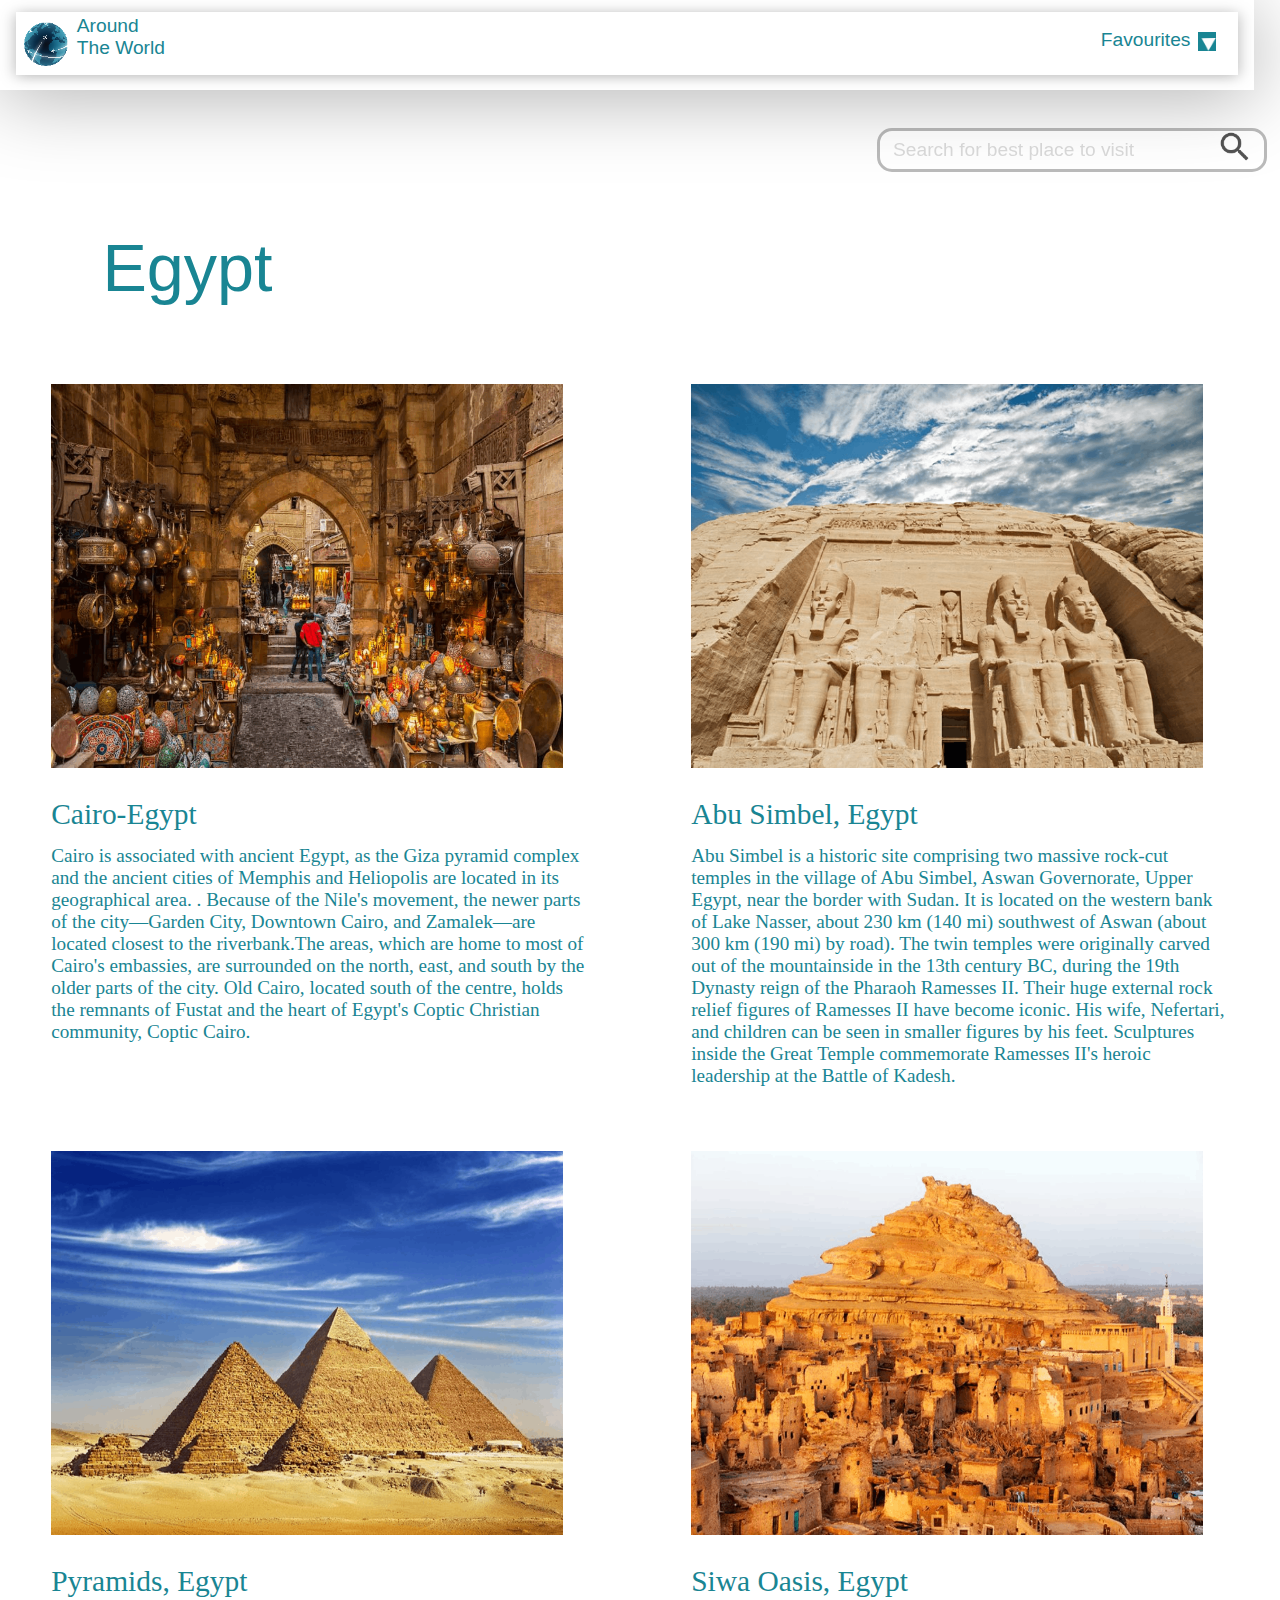
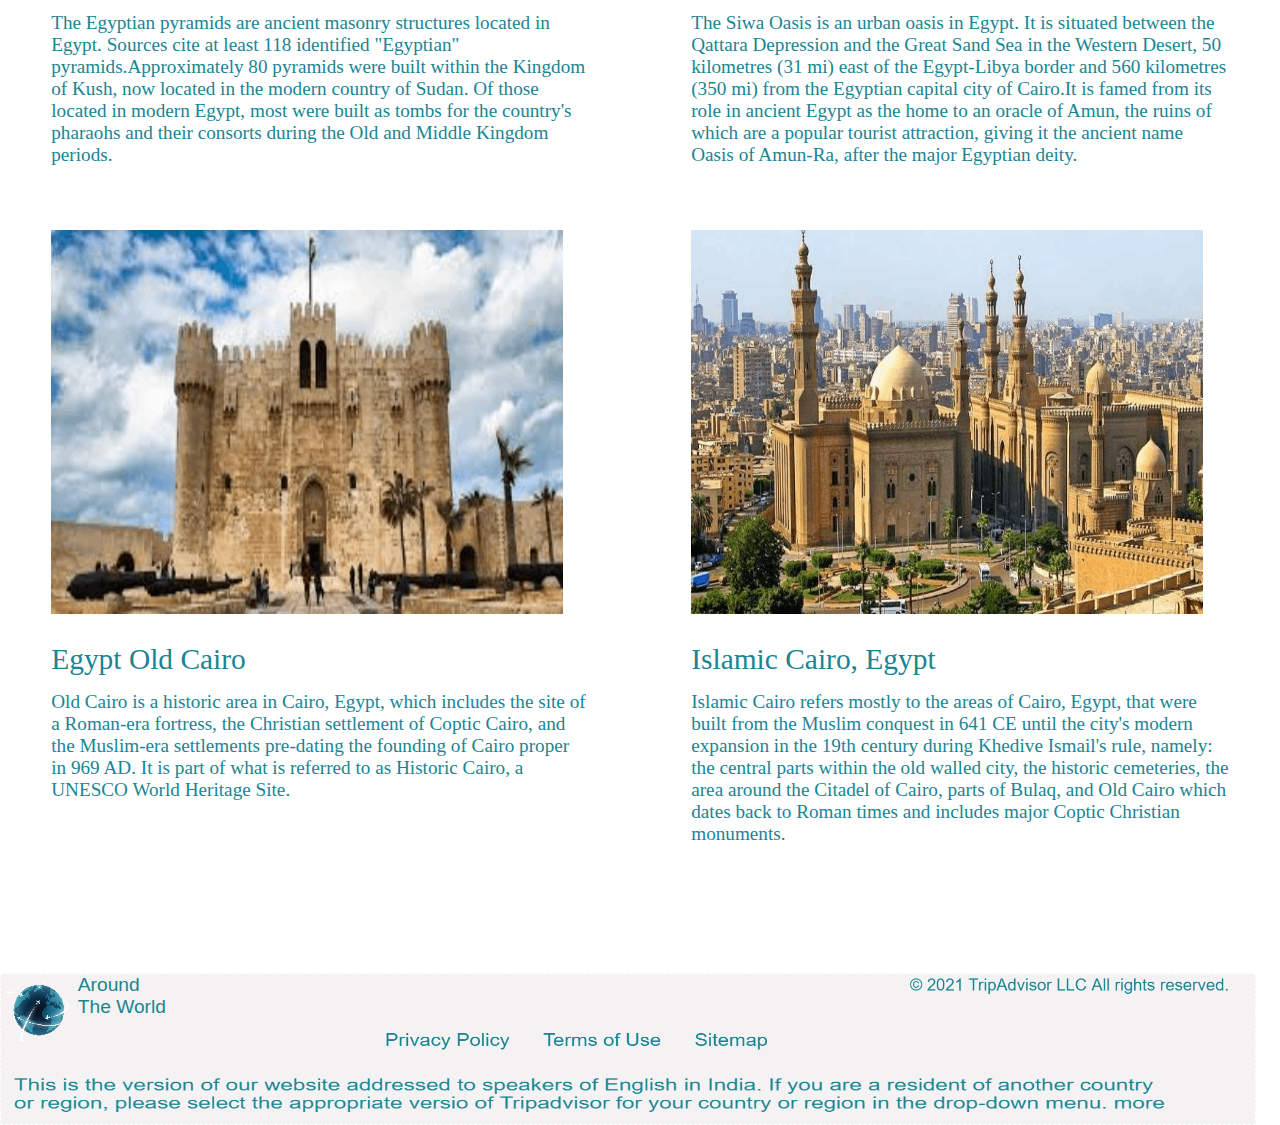
<file: Egypt.html>
<!DOCTYPE html>
<html lang="en">
<head>
  <meta charset="UTF-8">
  <meta name="viewport" content="width=device-width, initial-scale=1.0">
  <title>Around The World</title>
  <link rel="stylesheet" href="Egypt.css">
</head>
<body>
  <div class="header">
    <img class="rec" src="images/Rectangle 66.png" alt="">
    <div class="logo">
      <img class="around" src="./images/logo 987-01.png" alt="">
      <p class="para1">Around <br>The World</p>
    </div>
    <div class="favourites">
      <p class="para2">Favourites</p>
      <img class="drop" src="./images/tri.png" alt="">
    </div>
    <div class="searchbox">
      <input class="search" type="text" placeholder="Search for best place to visit">
      <img class="searchimg" src="./images/outline_search_black_48dp.png" alt="">
    </div>
  </div>

  <div class="Country">
    <p> Egypt</p>
  </div>

  <div class="Act">
    <div class="row">
        <div class="card">
         <img src="images/Cairo-Egypt.png" alt="grid" />
          <h4>Cairo-Egypt</h4>
         <p>Cairo is associated with ancient Egypt, as the Giza pyramid complex and the ancient cities of Memphis and Heliopolis are located in its geographical area. .
           Because of the Nile's movement, the newer parts of the city—Garden City, Downtown Cairo, and Zamalek—are located closest to the riverbank.The areas, which are home to most of Cairo's embassies, are surrounded on the north, east, and south by the older parts of the city. Old Cairo, located south of the centre, holds the remnants of Fustat and the heart of Egypt's Coptic Christian community, Coptic Cairo.
         </p>
        </div>
         
        <div class="card">
         <img src="images/egypt-abu-simbel-tem.png" alt="grid" />
         <h4>Abu Simbel, Egypt</h4>
         <p>Abu Simbel is a historic site comprising two massive rock-cut temples in the village of Abu Simbel, Aswan Governorate, Upper Egypt, near the border with Sudan. It is located on the western bank of Lake Nasser, about 230 km (140 mi) southwest of Aswan (about 300 km (190 mi) by road). The twin temples were originally carved out of the mountainside in the 13th century BC, during the 19th Dynasty reign of the Pharaoh Ramesses II. Their huge external rock relief figures of Ramesses II have become iconic. His wife, Nefertari, and children can be seen in smaller figures by his feet. Sculptures inside the Great Temple commemorate Ramesses II's heroic leadership at the Battle of Kadesh.</p>
        </div>
       </div>

       <div class="row">
         <div class="card">
          <img src="images/egypt-cairo-pyramids.png" alt="grid" />
          <h4>Pyramids, Egypt</h4>
          <p>The Egyptian pyramids are ancient masonry structures located in Egypt. Sources cite at least 118 identified "Egyptian" pyramids.Approximately 80 pyramids were built within the Kingdom of Kush, now located in the modern country of Sudan. Of those located in modern Egypt, most were built as tombs for the country's pharaohs and their consorts during the Old and Middle Kingdom periods.
          </p>
         </div>
          
         <div class="card">
          <img src="images/egypt-siwa-oasis.png" alt="grid" />
          <h4>Siwa Oasis, Egypt</h4>
          <p>The Siwa Oasis  is an urban oasis in Egypt. It is situated between the Qattara Depression and the Great Sand Sea in the Western Desert, 50 kilometres (31 mi) east of the Egypt-Libya border and 560 kilometres (350 mi) from the Egyptian capital city of Cairo.It is famed from its role in ancient Egypt as the home to an oracle of Amun, the ruins of which are a popular tourist attraction, giving it the ancient name Oasis of Amun-Ra, after the major Egyptian deity.
          </p>
         </div>
        </div>
        
       <div class="row">
         <div class="card">
          <img src="images/images.png" alt="grid" />
          <h4>Egypt Old Cairo</h4>
          <p>Old Cairo  is a historic area in Cairo, Egypt, which includes the site of a Roman-era fortress, the Christian settlement of Coptic Cairo, and the Muslim-era settlements pre-dating the founding of Cairo proper in 969 AD. It is part of what is referred to as Historic Cairo, a UNESCO World Heritage Site.
          </p>
         </div>
          
         <div class="card">
          <img src="images/Islamic-Cairo.png" alt="grid" />
          <h4>Islamic Cairo, Egypt</h4>
          <p>Islamic Cairo refers mostly to the areas of Cairo, Egypt, that were built from the Muslim conquest in 641 CE until the city's modern expansion in the 19th century during Khedive Ismail's rule, namely: the central parts within the old walled city, the historic cemeteries, the area around the Citadel of Cairo, parts of Bulaq, and Old Cairo which dates back to Roman times and includes major Coptic Christian monuments.</p>
         </div>
        </div>
  </div>

  <div class="footer">
    <div class="array">
      <div>
        <img  class=" trip" src="images/© 2021 TripAdvisor L.png" alt="">
      </div>
      <div class="combine">
        <img class="logo1" src="images\logo 987-01.png" alt="Logo"></img>
        <p class="para5">Around <br>The World</p>
      </div>
    </div>
  <div>
    <img class="terms" src="images/Privacy Policy      .png" alt="">
  </div>
  <div>
    <img class="ver" src="images/This is the version .png" alt="">
  </div>
   </div>
</body>
</html>
</file>
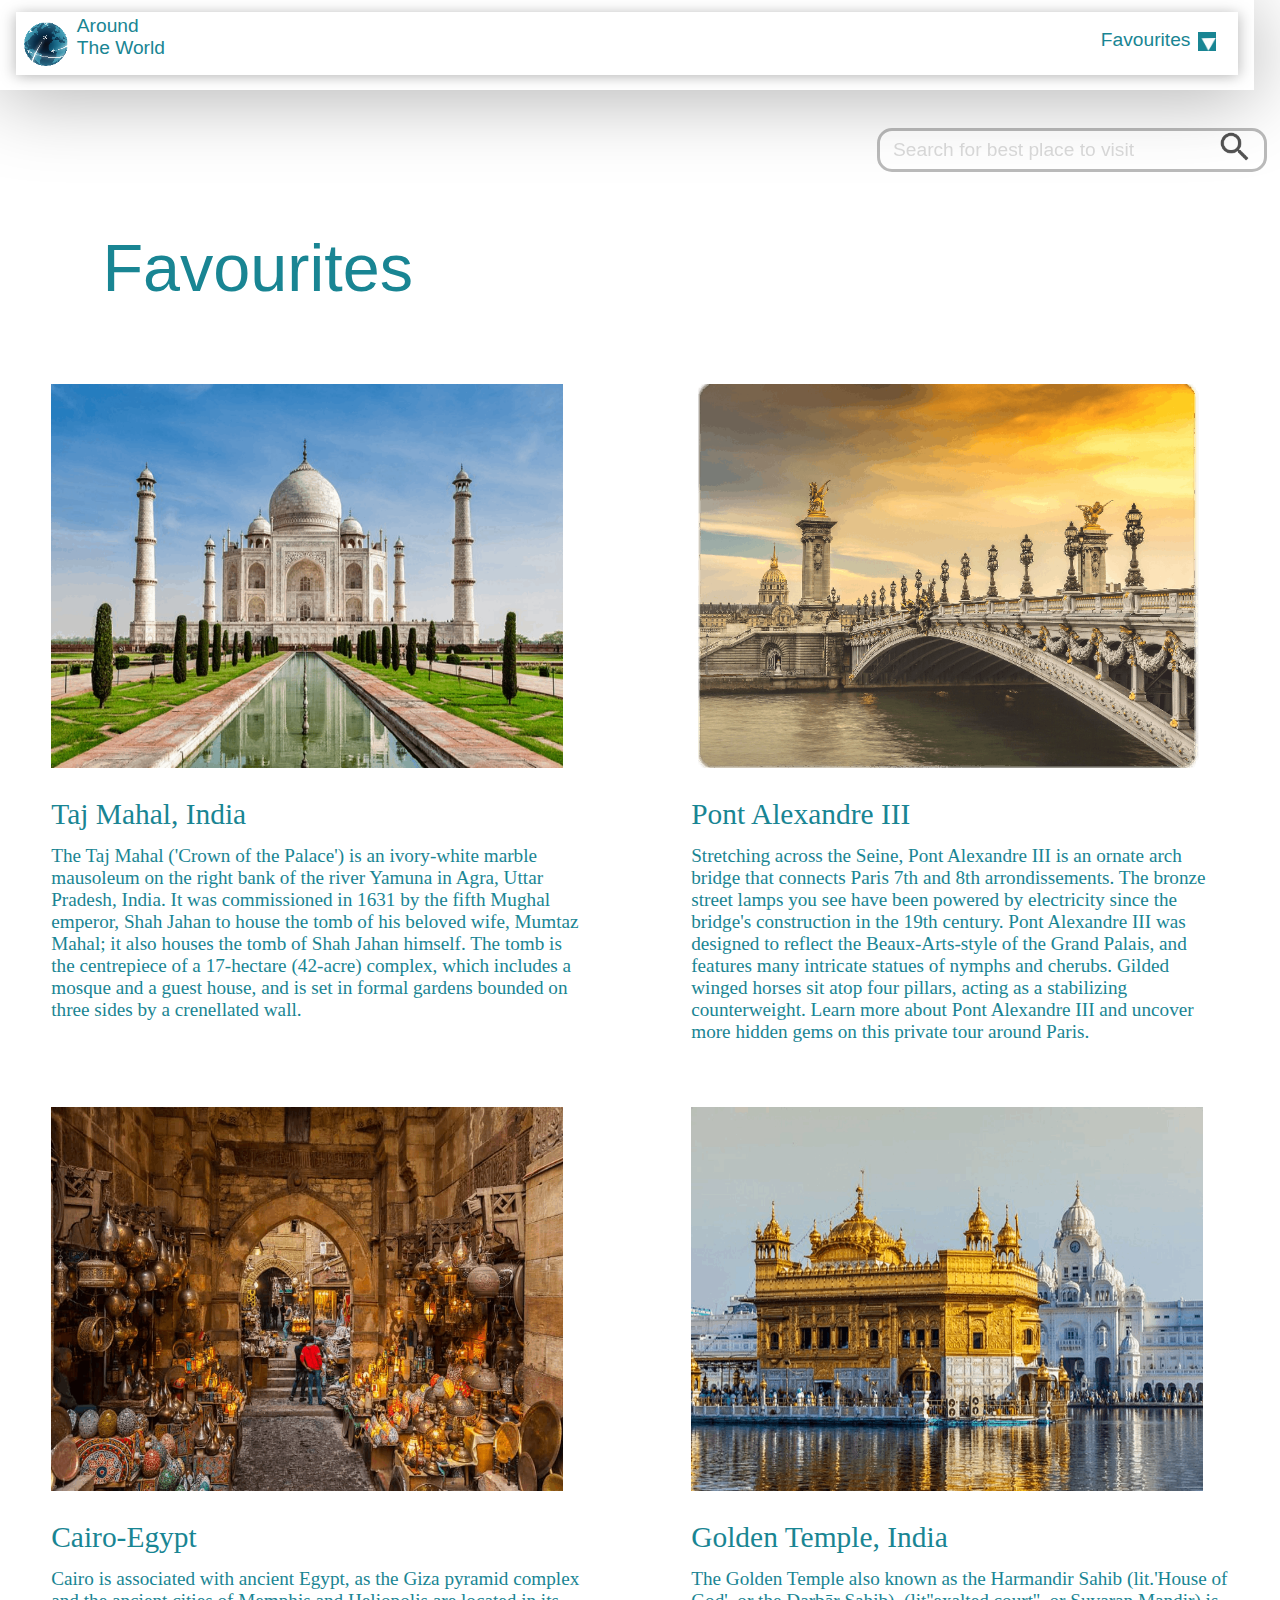
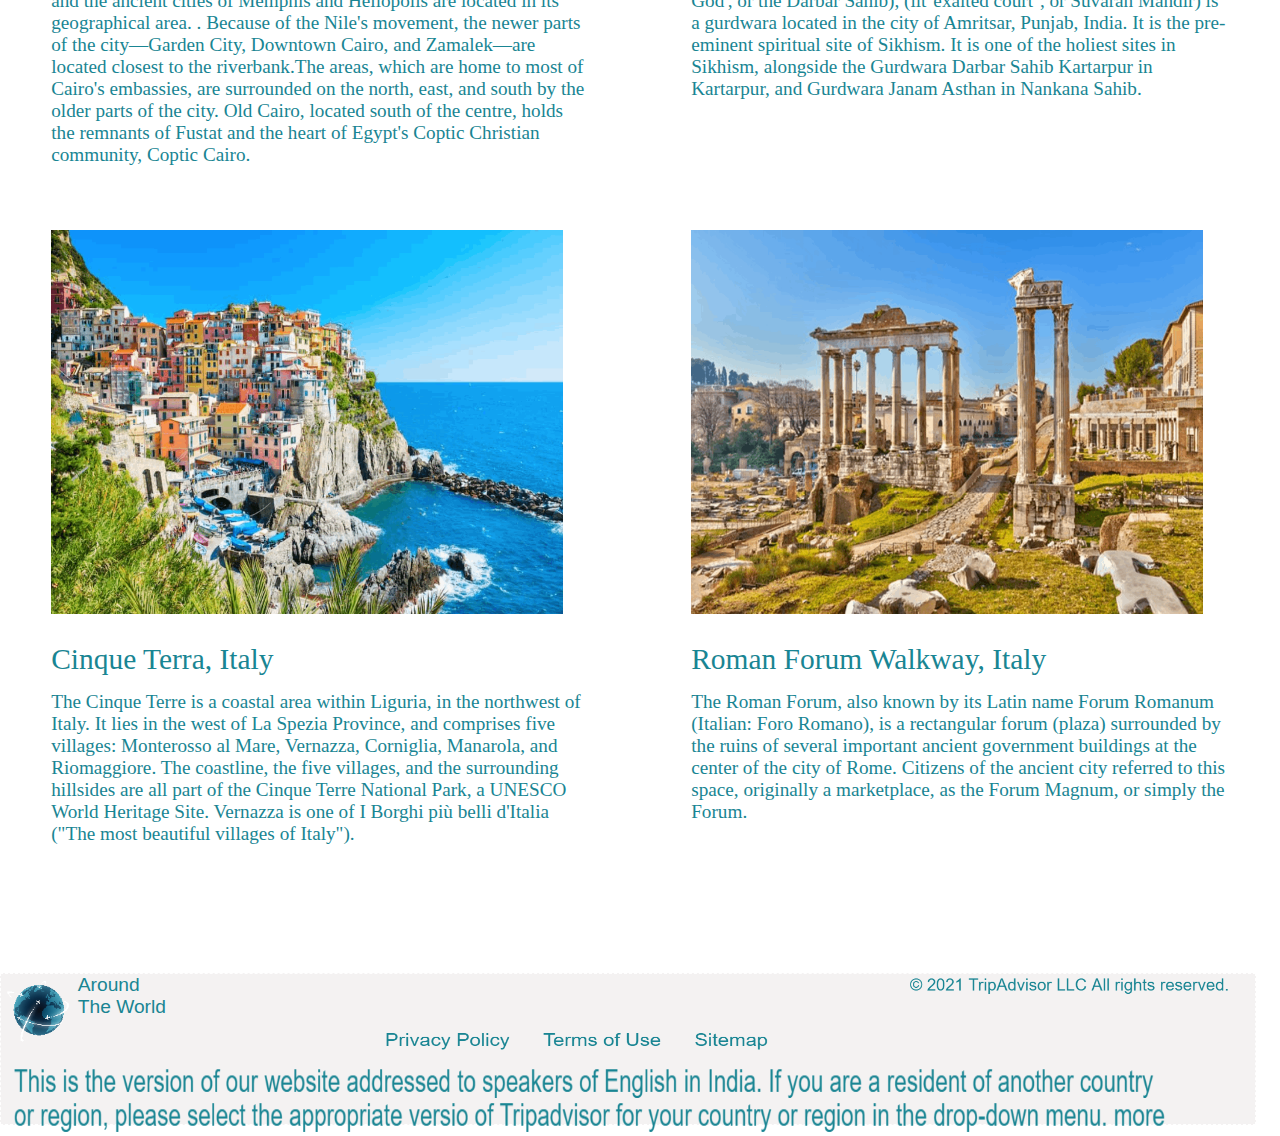
<file: Fav.html>
<!DOCTYPE html>
<html lang="en">
<head>
  <meta charset="UTF-8">
  <meta name="viewport" content="width=device-width, initial-scale=1.0">
  <title>Around The World</title>
  <link rel="stylesheet" href="Fav.css">
</head>
<body>
  <div class="header">
    <img class="rec" src="images/Rectangle 66.png" alt="">
    <div class="logo">
      <img class="around" src="./images/logo 987-01.png" alt="">
      <p class="para1">Around <br>The World</p>
    </div>
    <div class="favourites">
      <p class="para2">Favourites</p>
      <img class="drop" src="./images/tri.png" alt="">
    </div>
    <div class="searchbox">
      <input class="search" type="text" placeholder="Search for best place to visit">
      <img class="searchimg" src="./images/outline_search_black_48dp.png" alt="">
    </div>
  </div>

  <div class="Country">
    <p> Favourites</p>
  </div>

  <div class="Act">
    <div class="row">
        <div class="card">
            <img src="images/india-top-attraction.png" alt="grid" />
            <h4>Taj Mahal, India</h4>
            <p>The Taj Mahal ('Crown of the Palace') is an ivory-white marble mausoleum on the right bank of the river Yamuna in Agra, Uttar Pradesh, India. It was commissioned in 1631 by the fifth Mughal emperor, Shah Jahan  to house the tomb of his beloved wife, Mumtaz Mahal; it also houses the tomb of Shah Jahan himself. The tomb is the centrepiece of a 17-hectare (42-acre) complex, which includes a mosque and a guest house, and is set in formal gardens bounded on three sides by a crenellated wall.</p>
           </div>
        
         
        <div class="card">
            <img src="images/Mask Group 34.png" alt="grid" />
            <h4>Pont Alexandre III</h4>
            <p>Stretching across the Seine, Pont Alexandre III is an ornate arch bridge that connects Paris 7th and 8th arrondissements. The bronze street lamps you see have been powered by electricity since the bridge's construction in the 19th century. Pont Alexandre III was designed to reflect the Beaux-Arts-style of the Grand Palais, and features many intricate statues of nymphs and cherubs. Gilded winged horses sit atop four pillars, acting as a stabilizing counterweight. Learn more about Pont Alexandre III and uncover more hidden gems on this private tour around Paris.</p>
        </div>
    </div>

    <div class="row">
        <div class="card">
            <img src="images/Cairo-Egypt.png" alt="grid" />
             <h4>Cairo-Egypt</h4>
            <p>Cairo is associated with ancient Egypt, as the Giza pyramid complex and the ancient cities of Memphis and Heliopolis are located in its geographical area. .
              Because of the Nile's movement, the newer parts of the city—Garden City, Downtown Cairo, and Zamalek—are located closest to the riverbank.The areas, which are home to most of Cairo's embassies, are surrounded on the north, east, and south by the older parts of the city. Old Cairo, located south of the centre, holds the remnants of Fustat and the heart of Egypt's Coptic Christian community, Coptic Cairo.
            </p>
        </div>
          
        <div class="card">
            <img src="images/india-top-attraction (1).png" alt="grid" />
            <h4>Golden Temple, India</h4>
            <p>The Golden Temple also known as the Harmandir Sahib (lit.'House of God', or the Darbār Sahib), (lit''exalted court'',  or Suvaran Mandir) is a gurdwara located in the city of Amritsar, Punjab, India. It is the pre-eminent spiritual site of Sikhism. It is one of the holiest sites in Sikhism, alongside the Gurdwara Darbar Sahib Kartarpur in Kartarpur, and Gurdwara Janam Asthan in Nankana Sahib.
            </p>
        </div>
    </div>
        
    <div class="row">
        <div class="card">
            <img src="images/Cinque-Terre-Italy-1.png" alt="grid" />
            <h4>Cinque Terra, Italy</h4>
            <p>The Cinque Terre  is a coastal area within Liguria, in the northwest of Italy. It lies in the west of La Spezia Province, and comprises five villages: Monterosso al Mare, Vernazza, Corniglia, Manarola, and Riomaggiore. The coastline, the five villages, and the surrounding hillsides are all part of the Cinque Terre National Park, a UNESCO World Heritage Site. Vernazza is one of I Borghi più belli d'Italia ("The most beautiful villages of Italy").
            </p>
        </div>
          
        <div class="card">
            <img src="images/italy-roman-forum-wa.png" alt="grid" />
            <h4>Roman Forum Walkway, Italy</h4>
            <p>The Roman Forum, also known by its Latin name Forum Romanum (Italian: Foro Romano), is a rectangular forum (plaza) surrounded by the ruins of several important ancient government buildings at the center of the city of Rome. Citizens of the ancient city referred to this space, originally a marketplace, as the Forum Magnum, or simply the Forum.
            </p>
        </div>
    </div>
  </div>

  <div class="footer">
    <div class="array">
      <div>
        <img  class=" trip" src="images/© 2021 TripAdvisor L.png" alt="">
      </div>
      <div class="combine">
        <img class="logo1" src="images\logo 987-01.png" alt="Logo"></img>
        <p class="para5">Around <br>The World</p>
      </div>
    </div>
  <div>
    <img class="terms" src="images/Privacy Policy      .png" alt="">
  </div>
  <div>
    <img class="ver" src="images/This is the version .png" alt="">
  </div>
   </div>
  
</body>
</html>
</file>
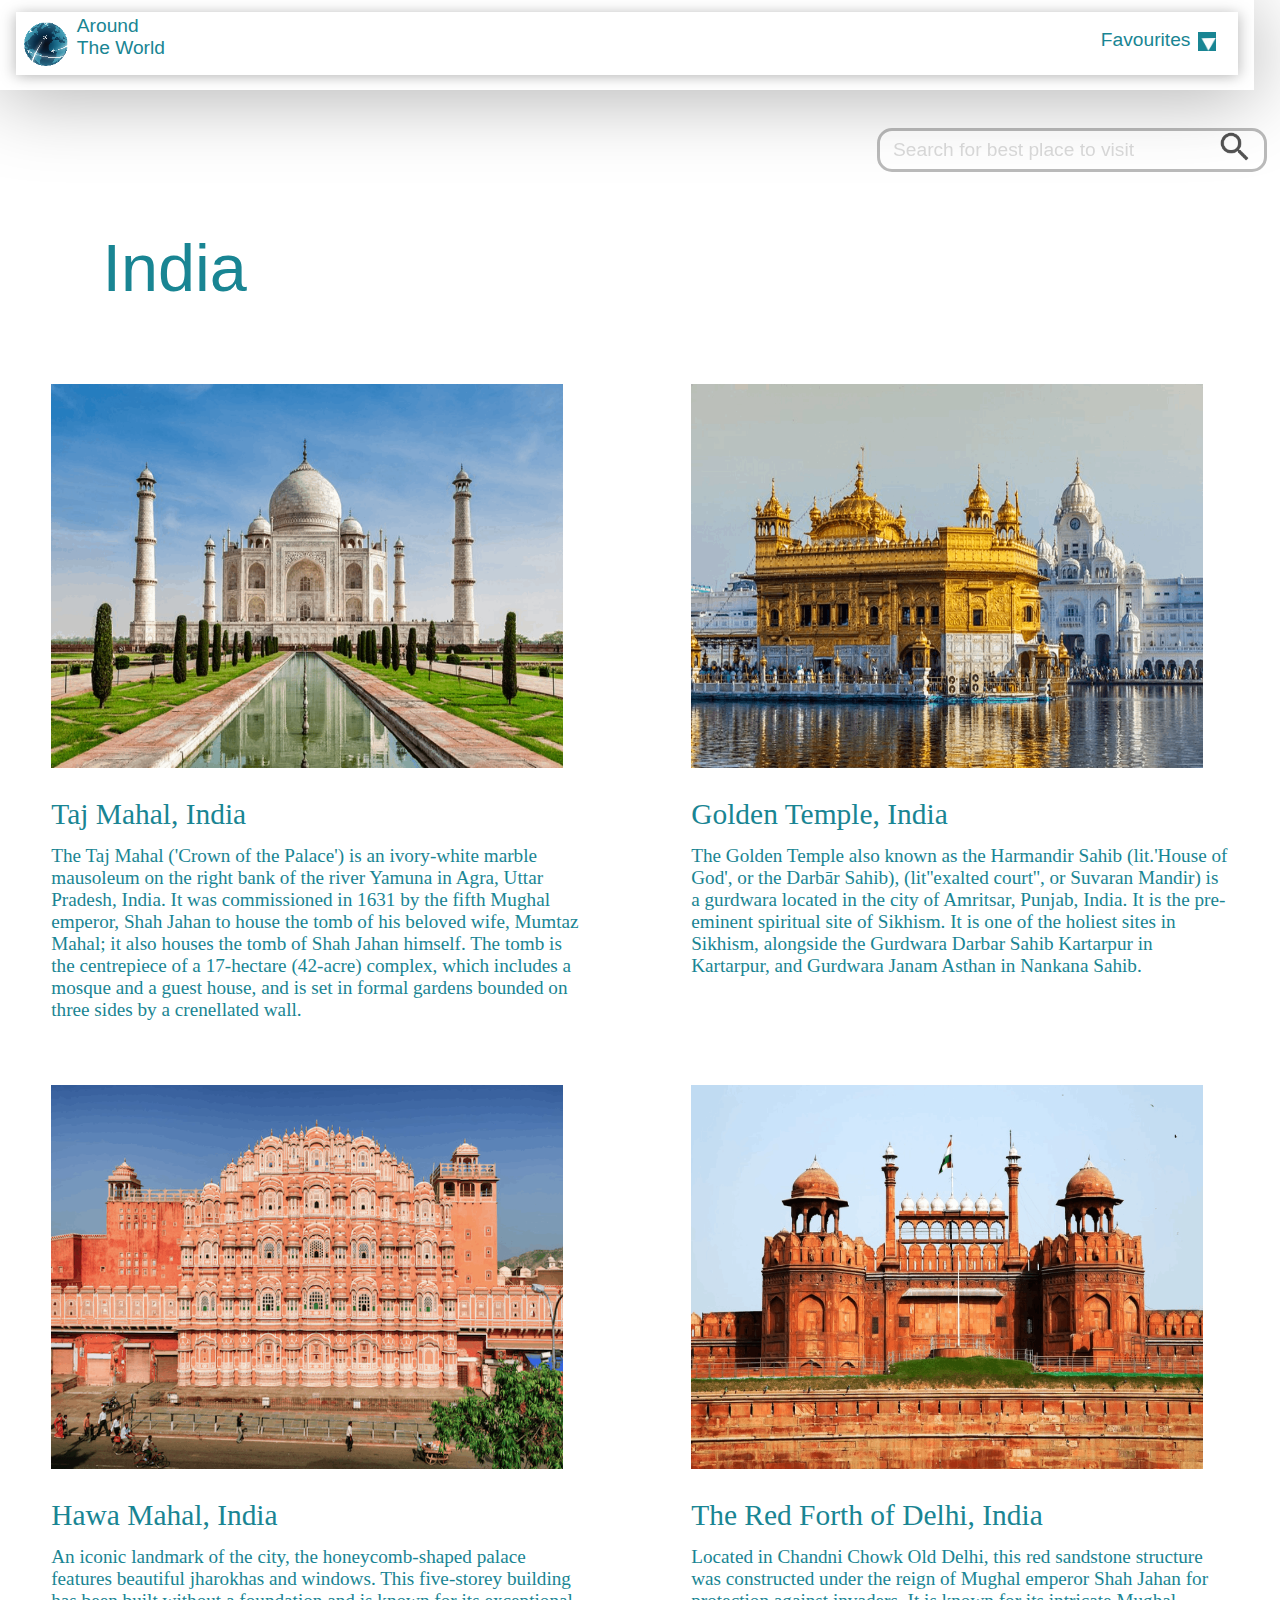
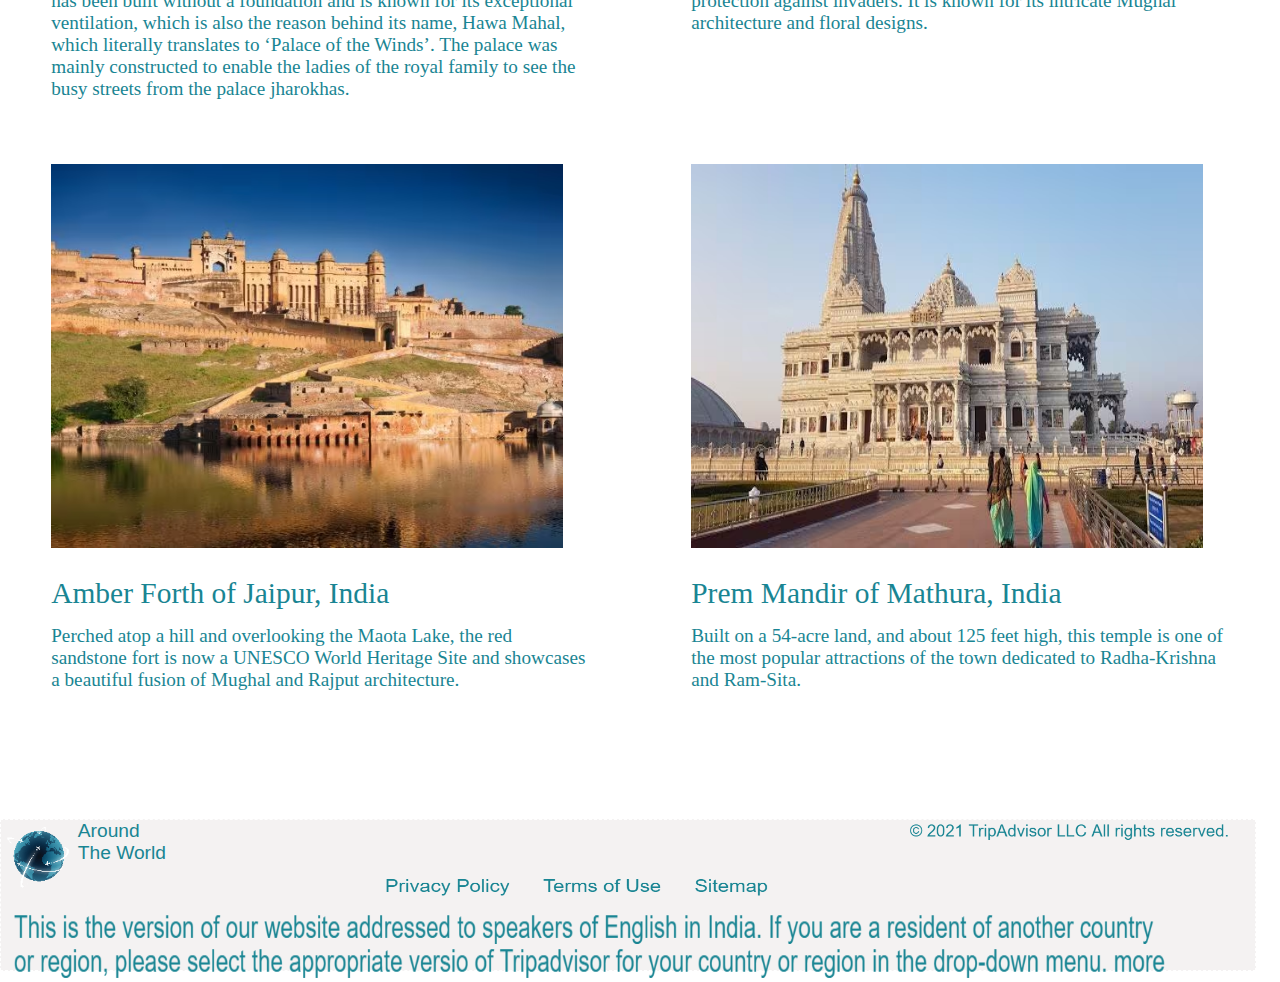
<file: India.html>
<!DOCTYPE html>
<html lang="en">
<head>
  <meta charset="UTF-8">
  <meta name="viewport" content="width=device-width, initial-scale=1.0">
  <title>Around The World</title>
  <link rel="stylesheet" href="India.css">
</head>
<body>
  <div class="header">
    <img class="rec" src="images/Rectangle 66.png" alt="">
    <div class="logo">
      <img class="around" src="./images/logo 987-01.png" alt="">
      <p class="para1">Around <br>The World</p>
    </div>
    <div class="favourites">
      <p class="para2">Favourites</p>
      <img class="drop" src="./images/tri.png" alt="">
    </div>
    <div class="searchbox">
      <input class="search" type="text" placeholder="Search for best place to visit">
      <img class="searchimg" src="./images/outline_search_black_48dp.png" alt="">
    </div>
  </div>

  <div class="Country">
    <p> India</p>
  </div>

  <div class="Act">
    <div class="row">
        <div class="card">
         <img src="images/india-top-attraction.png" alt="grid" />
          <h4>Taj Mahal, India</h4>
         <p>The Taj Mahal ('Crown of the Palace') is an ivory-white marble mausoleum on the right bank of the river Yamuna in Agra, Uttar Pradesh, India. It was commissioned in 1631 by the fifth Mughal emperor, Shah Jahan  to house the tomb of his beloved wife, Mumtaz Mahal; it also houses the tomb of Shah Jahan himself. The tomb is the centrepiece of a 17-hectare (42-acre) complex, which includes a mosque and a guest house, and is set in formal gardens bounded on three sides by a crenellated wall.
         </p>
        </div>
         
        <div class="card">
         <img src="images/india-top-attraction (1).png" alt="grid" />
         <h4>Golden Temple, India</h4>
         <p>The Golden Temple also known as the Harmandir Sahib (lit.'House of God', or the Darbār Sahib), (lit''exalted court'',  or Suvaran Mandir) is a gurdwara located in the city of Amritsar, Punjab, India. It is the pre-eminent spiritual site of Sikhism. It is one of the holiest sites in Sikhism, alongside the Gurdwara Darbar Sahib Kartarpur in Kartarpur, and Gurdwara Janam Asthan in Nankana Sahib.</p>
        </div>
       </div>

       <div class="row">
         <div class="card">
          <img src="images/hawa_mahal.png" alt="grid" />
          <h4>Hawa Mahal, India</h4>
          <p>An iconic landmark of the city, the honeycomb-shaped palace features beautiful jharokhas and windows. This five-storey building has been built without a foundation and is known for its exceptional ventilation, which is also the reason behind its name, Hawa Mahal, which literally translates to ‘Palace of the Winds’. The palace was mainly constructed to enable the ladies of the royal family to see the busy streets from the palace jharokhas.
          </p>
         </div>
          
         <div class="card">
          <img src="images/the-red-fort-delhi.png" alt="grid" />
          <h4>The Red Forth of Delhi, India</h4>
          <p>Located in Chandni Chowk Old Delhi, this red sandstone structure was constructed under the reign of Mughal emperor Shah Jahan for protection against invaders. It is known for its intricate Mughal architecture and floral designs.
          </p>
         </div>
        </div>
        
       <div class="row">
         <div class="card">
          <img src="images/m_activities_amber_fort_2_l_436_573.avif" alt="grid" />
          <h4>Amber Forth of Jaipur, India</h4>
          <p>Perched atop a hill and overlooking the Maota Lake, the red sandstone fort is now a UNESCO World Heritage Site and showcases a beautiful fusion of Mughal and Rajput architecture.
          </p>
         </div>
          
         <div class="card">
          <img src="images/m_activities_mathura_prem_mandir_l_311_640.avif" alt="grid" />
          <h4>Prem Mandir of Mathura, India</h4>
          <p>Built on a 54-acre land, and about 125 feet high, this temple is one of the most popular attractions of the town dedicated to Radha-Krishna and Ram-Sita.</p>
         </div>
        </div>
  </div>

  <div class="footer">
    <div class="array">
      <div>
        <img  class=" trip" src="images/© 2021 TripAdvisor L.png" alt="">
      </div>
      <div class="combine">
        <img class="logo1" src="images\logo 987-01.png" alt="Logo"></img>
        <p class="para5">Around <br>The World</p>
      </div>
    </div>
  <div>
    <img class="terms" src="images/Privacy Policy      .png" alt="">
  </div>
  <div>
    <img class="ver" src="images/This is the version .png" alt="">
  </div>
   </div>
  
</body>
</html>
</file>
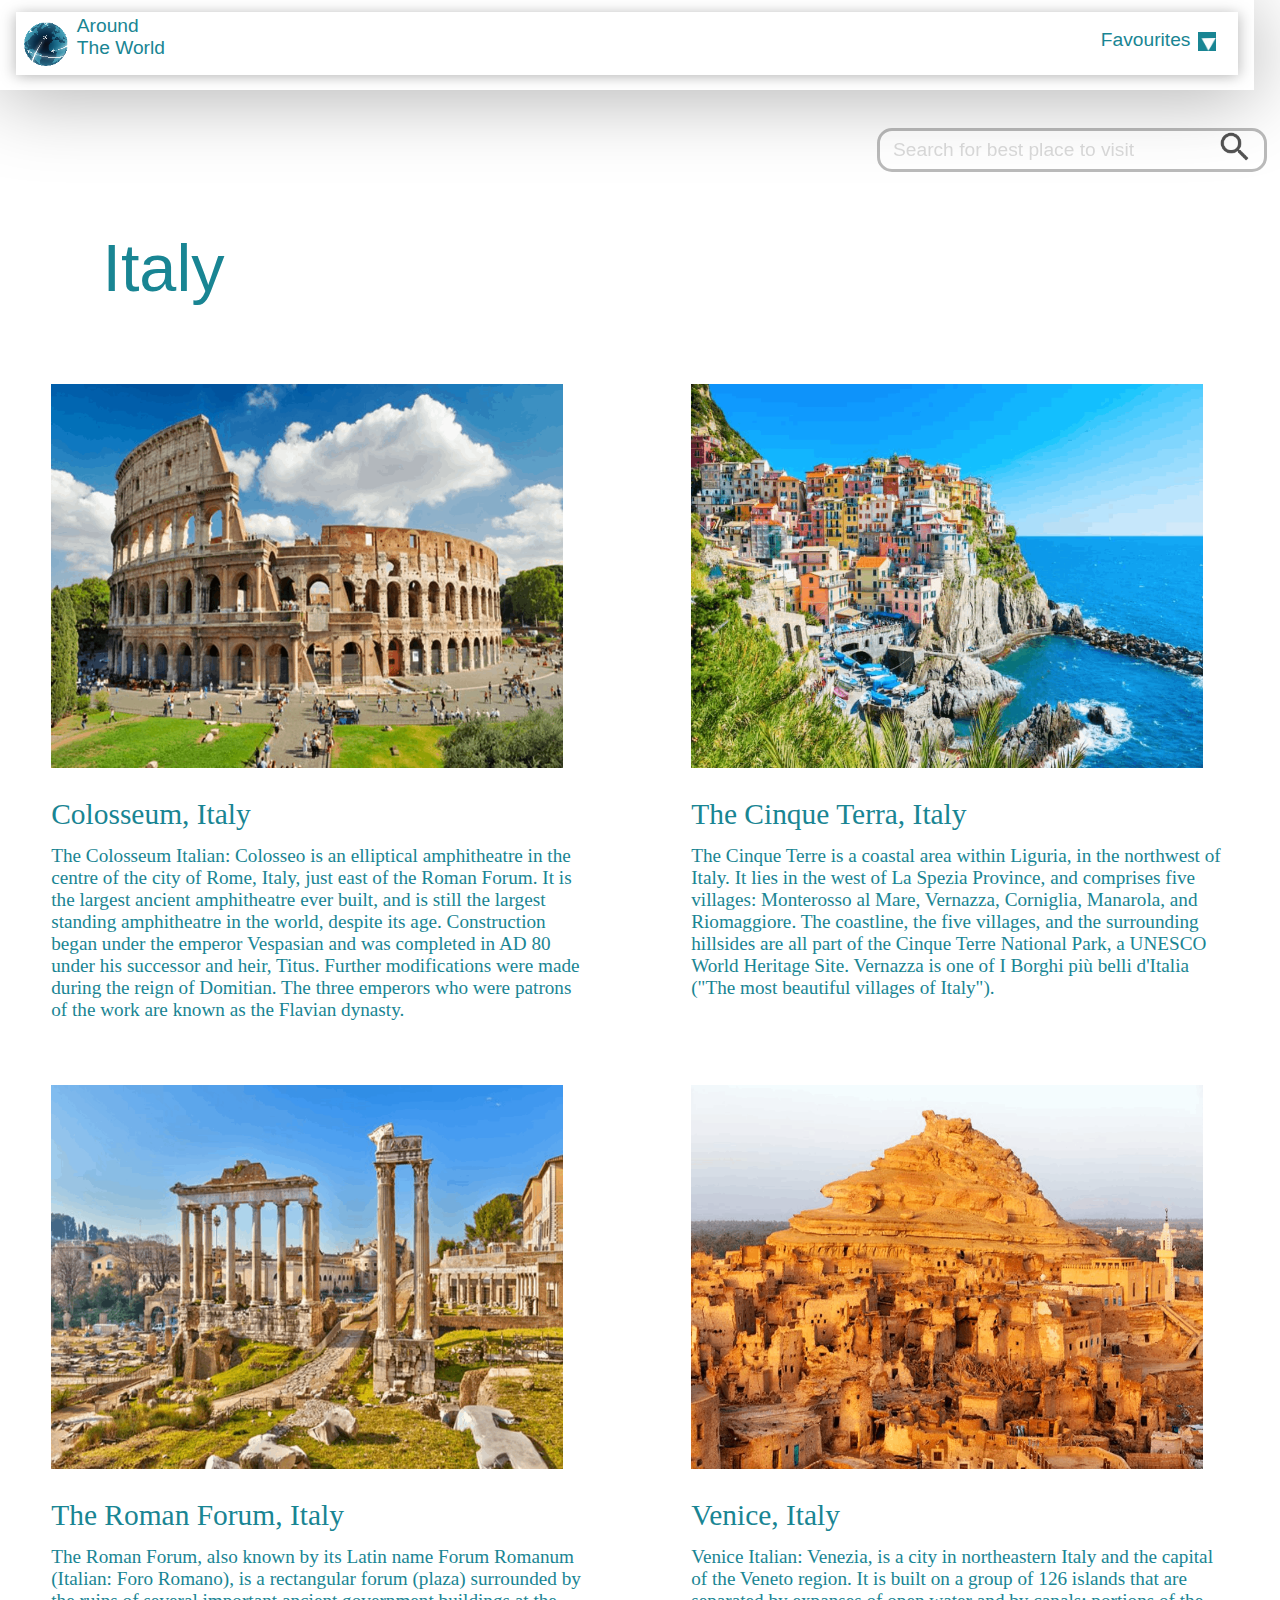
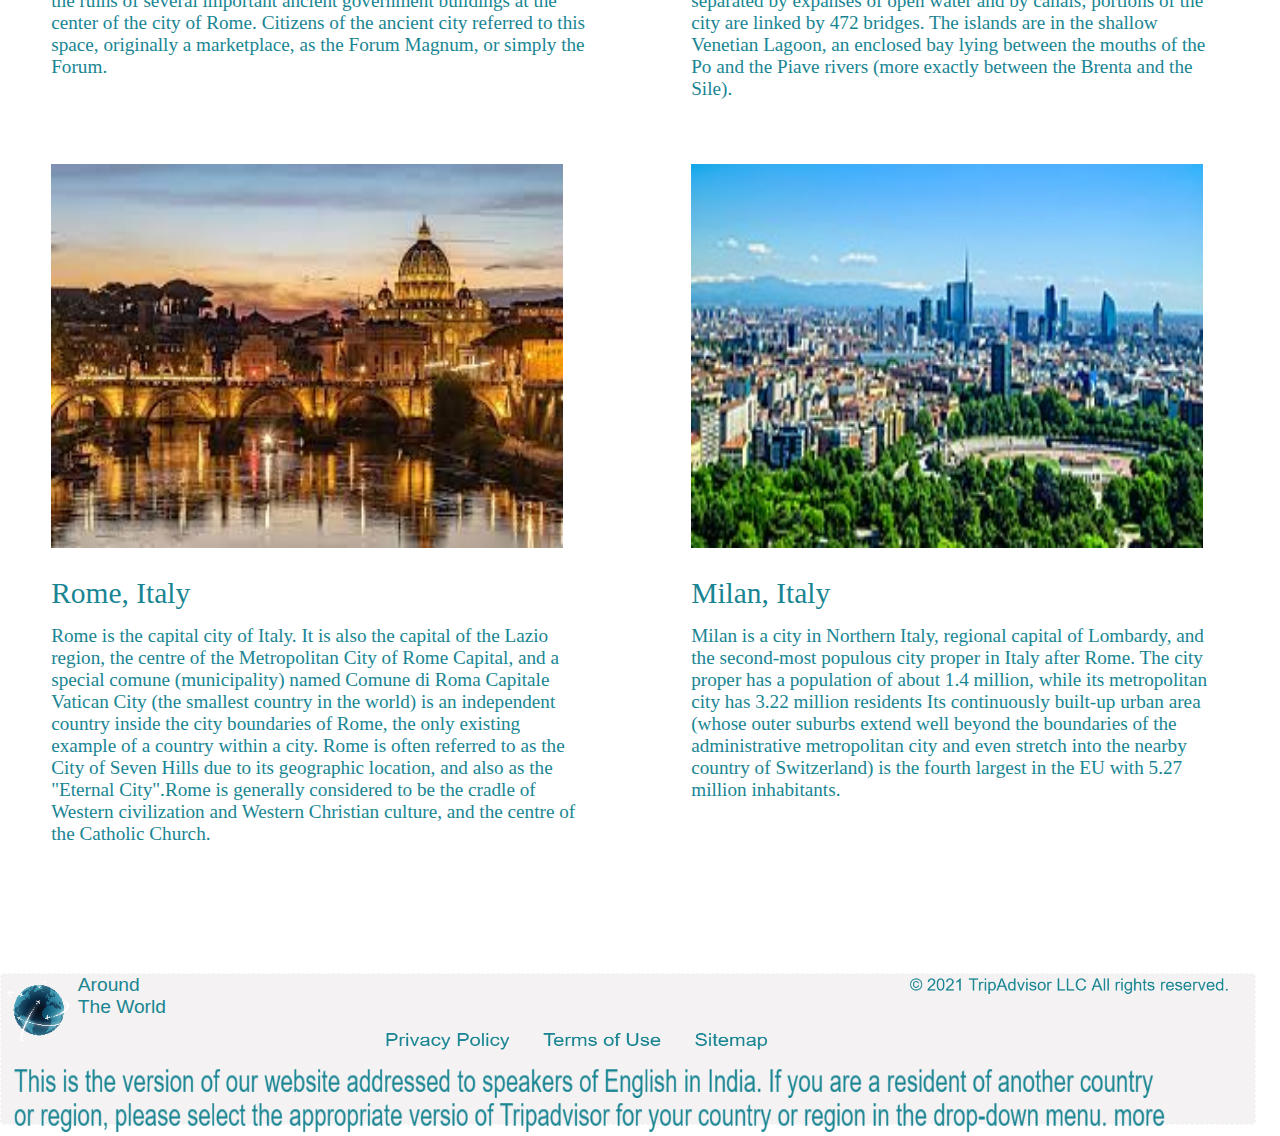
<file: Italy.html>
<!DOCTYPE html>
<html lang="en">
<head>
  <meta charset="UTF-8">
  <meta name="viewport" content="width=device-width, initial-scale=1.0">
  <title>Around The World</title>
  <link rel="stylesheet" href="Italy.css">
</head>
<body>
  <div class="header">
    <img class="rec" src="images/Rectangle 66.png" alt="">
    <div class="logo">
      <img class="around" src="./images/logo 987-01.png" alt="">
      <p class="para1">Around <br>The World</p>
    </div>
    <div class="favourites">
      <p class="para2">Favourites</p>
      <img class="drop" src="./images/tri.png" alt="">
    </div>
    <div class="searchbox">
      <input class="search" type="text" placeholder="Search for best place to visit">
      <img class="searchimg" src="./images/outline_search_black_48dp.png" alt="">
    </div>
  </div>

  <div class="Country">
    <p> Italy</p>
  </div>

  <div class="Act">
    <div class="row">
        <div class="card">
         <img src="images/italy-colosseum-day.png" alt="grid" />
          <h4>Colosseum, Italy</h4>
         <p>The Colosseum  Italian: Colosseo  is an elliptical amphitheatre in the centre of the city of Rome, Italy, just east of the Roman Forum. It is the largest ancient amphitheatre ever built, and is still the largest standing amphitheatre in the world, despite its age. Construction began under the emperor Vespasian and was completed in AD 80 under his successor and heir, Titus.  Further modifications were made during the reign of Domitian. The three emperors who were patrons of the work are known as the Flavian dynasty.
         </p>
        </div>
         
        <div class="card">
         <img src="images/Cinque-Terre-Italy-1.png" alt="grid" />
         <h4>The Cinque Terra, Italy</h4>
         <p>The Cinque Terre  is a coastal area within Liguria, in the northwest of Italy. It lies in the west of La Spezia Province, and comprises five villages: Monterosso al Mare, Vernazza, Corniglia, Manarola, and Riomaggiore. The coastline, the five villages, and the surrounding hillsides are all part of the Cinque Terre National Park, a UNESCO World Heritage Site. Vernazza is one of I Borghi più belli d'Italia ("The most beautiful villages of Italy").</p>
        </div>
       </div>

       <div class="row">
         <div class="card">
          <img src="images/italy-roman-forum-wa.png" alt="grid" />
          <h4>The Roman Forum, Italy</h4>
          <p>The Roman Forum, also known by its Latin name Forum Romanum (Italian: Foro Romano), is a rectangular forum (plaza) surrounded by the ruins of several important ancient government buildings at the center of the city of Rome. Citizens of the ancient city referred to this space, originally a marketplace, as the Forum Magnum, or simply the Forum.
          </p>
         </div>
          
         <div class="card">
          <img src="images/egypt-siwa-oasis.png" alt="grid" />
          <h4>Venice, Italy</h4>
          <p>Venice Italian: Venezia,  is a city in northeastern Italy and the capital of the Veneto region. It is built on a group of 126 islands that are separated by expanses of open water and by canals; portions of the city are linked by 472 bridges. The islands are in the shallow Venetian Lagoon, an enclosed bay lying between the mouths of the Po and the Piave rivers (more exactly between the Brenta and the Sile). 
          </p>
         </div>
        </div>
        
       <div class="row">
         <div class="card">
          <img src="images/rome.jpg" alt="grid" />
          <h4>Rome, Italy</h4>
          <p>Rome  is the capital city of Italy. It is also the capital of the Lazio region, the centre of the Metropolitan City of Rome Capital, and a special comune (municipality) named Comune di Roma Capitale Vatican City (the smallest country in the world) is an independent country inside the city boundaries of Rome, the only existing example of a country within a city. Rome is often referred to as the City of Seven Hills due to its geographic location, and also as the "Eternal City".Rome is generally considered to be the cradle of Western civilization and Western Christian culture, and the centre of the Catholic Church.
          </p>
         </div>
          
         <div class="card">
          <img src="images/Milan.jpg" alt="grid" />
          <h4>Milan, Italy</h4>
          <p>Milan  is a city in Northern Italy, regional capital of Lombardy, and the second-most populous city proper in Italy after Rome. The city proper has a population of about 1.4 million, while its metropolitan city has 3.22 million residents Its continuously built-up urban area (whose outer suburbs extend well beyond the boundaries of the administrative metropolitan city and even stretch into the nearby country of Switzerland) is the fourth largest in the EU with 5.27 million inhabitants.</p>
         </div>
        </div>
  </div>
  <div class="footer">
    <div class="array">
      <div>
        <img  class=" trip" src="images/© 2021 TripAdvisor L.png" alt="">
      </div>
      <div class="combine">
        <img class="logo1" src="images\logo 987-01.png" alt="Logo"></img>
        <p class="para5">Around <br>The World</p>
      </div>
    </div>
  <div>
    <img class="terms" src="images/Privacy Policy      .png" alt="">
  </div>
  <div>
    <img class="ver" src="images/This is the version .png" alt="">
  </div>
   </div>
  
</body>
</html>
</file>
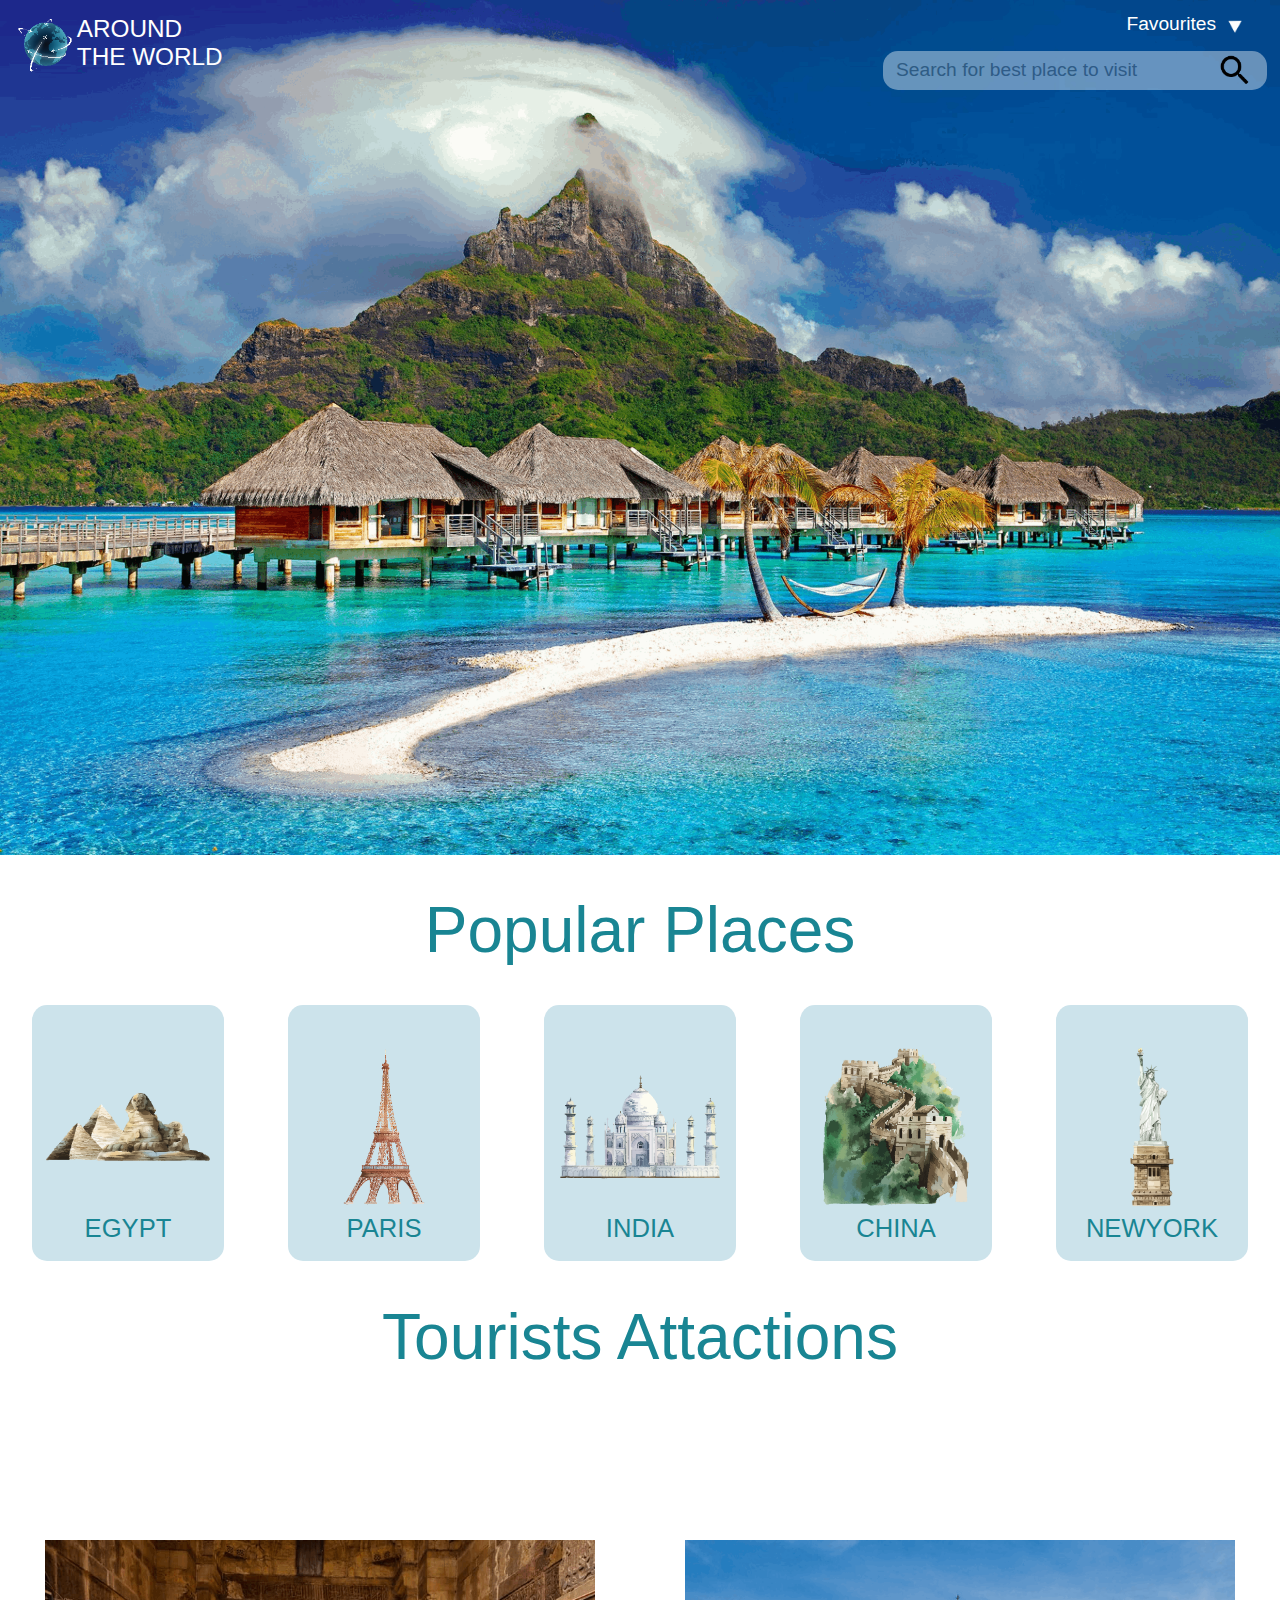
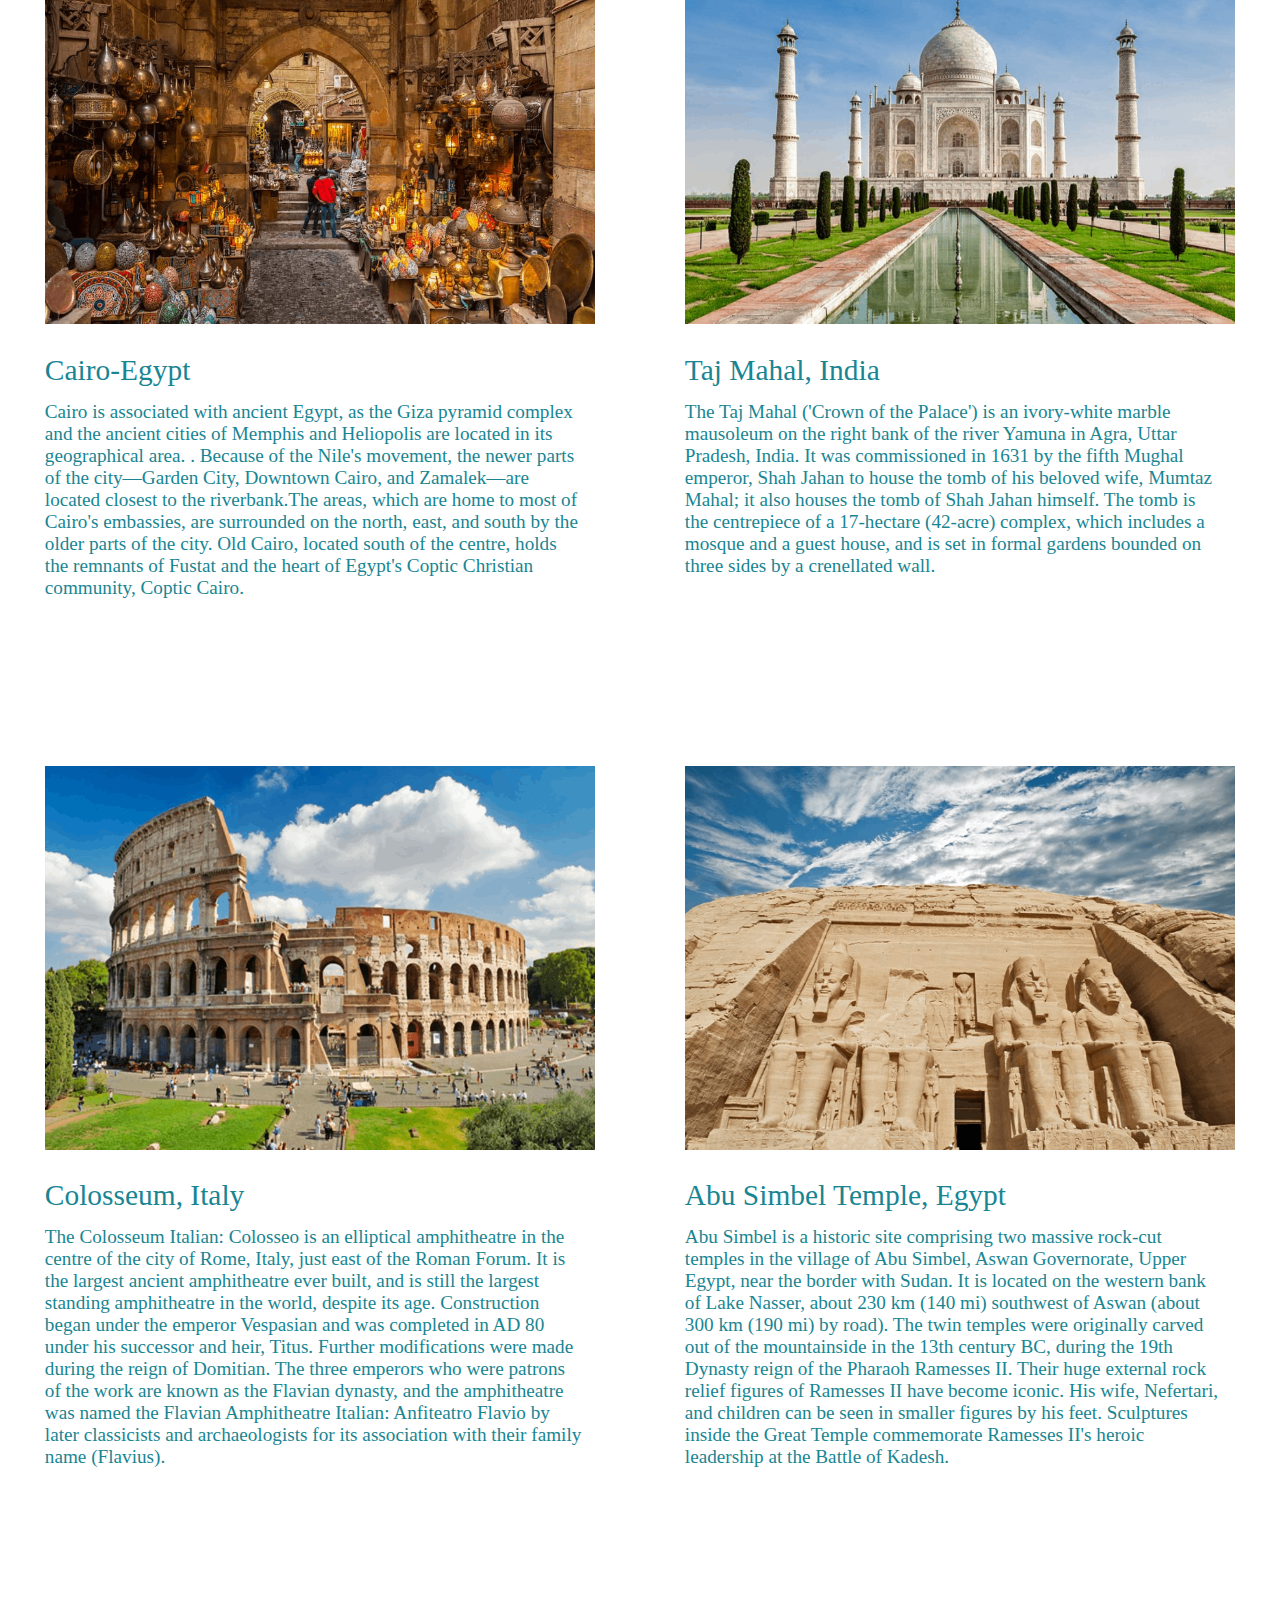
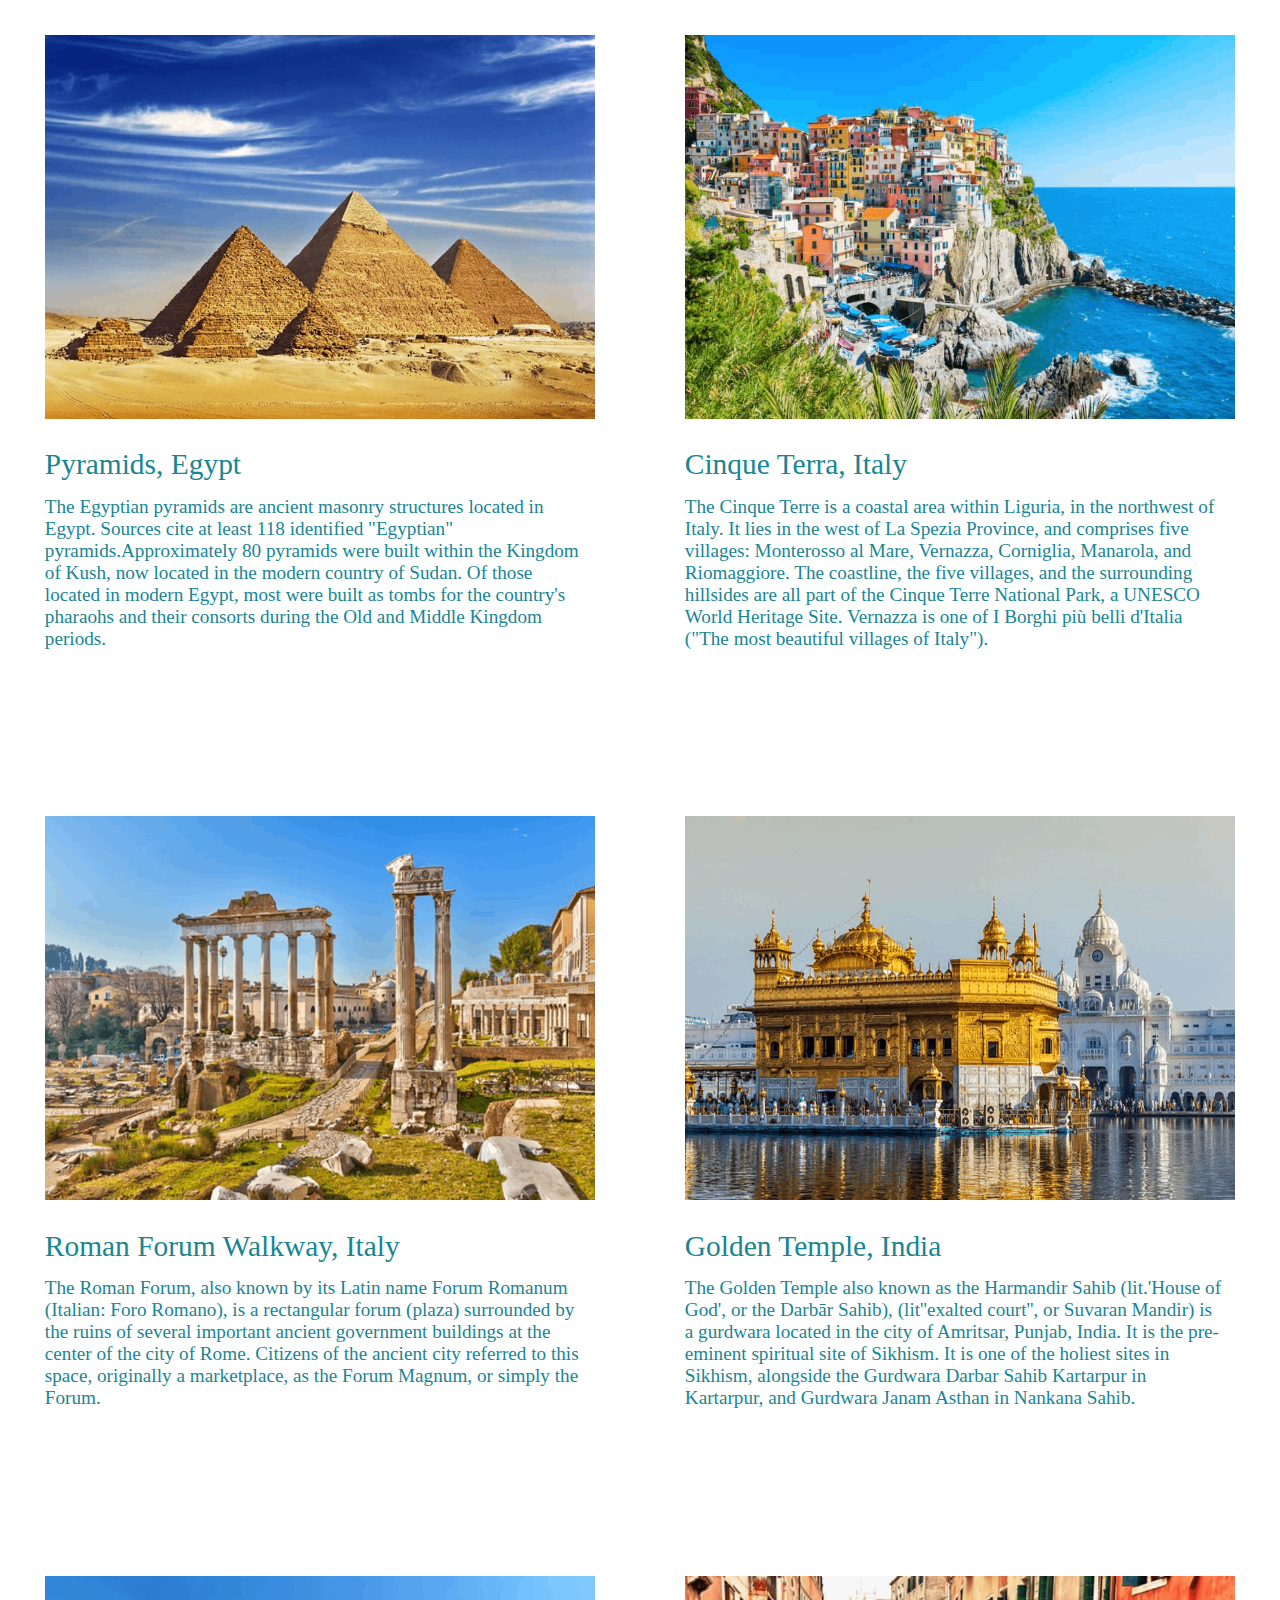
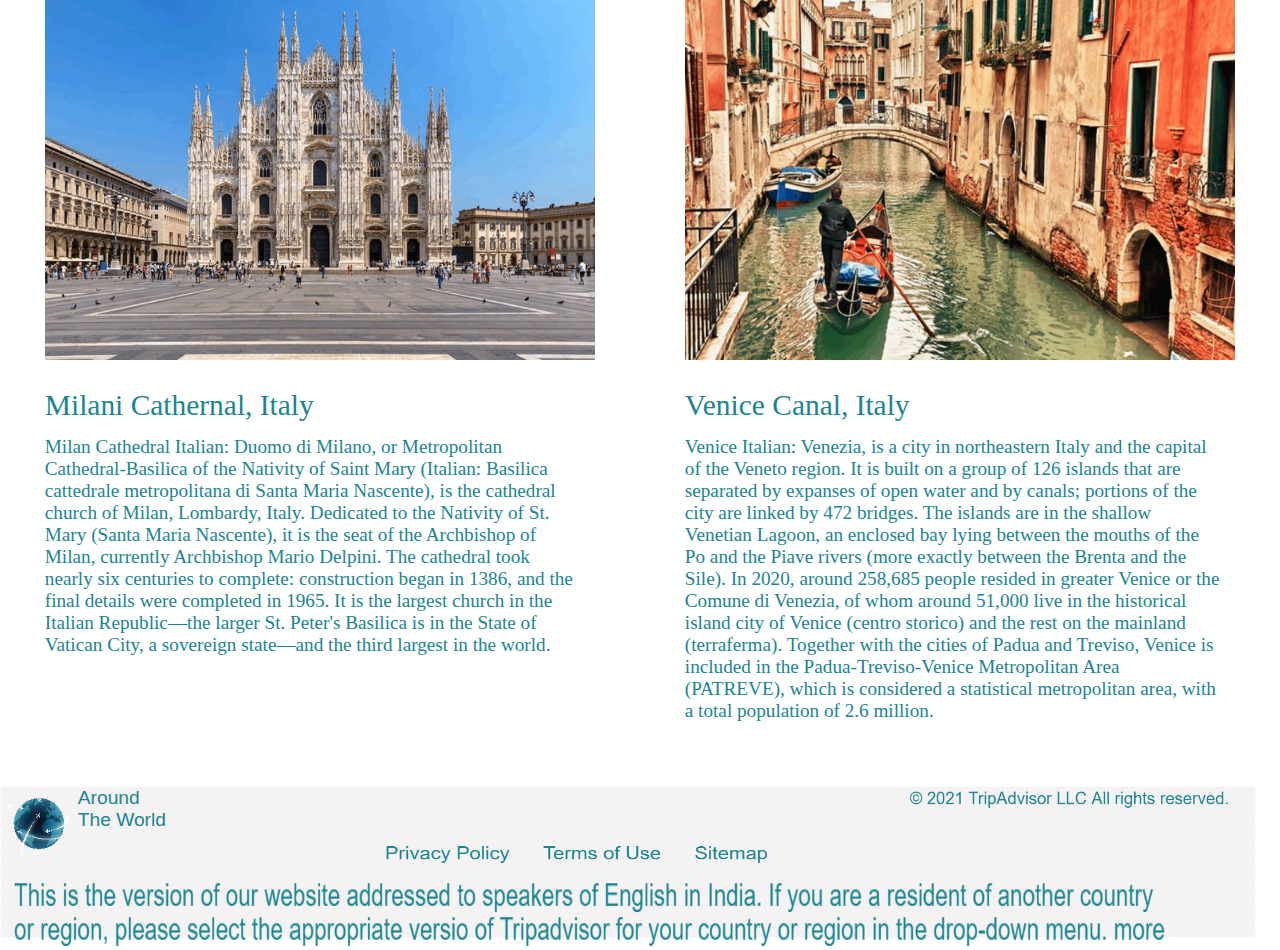
<file: new.html>
<!DOCTYPE html>
<html lang="en">
<head>
    <meta charset="UTF-8">
    <meta name="viewport" content="width=device-width, initial-scale=1.0">
    <title>Around The World</title>
    <link rel="stylesheet" href="new.css">
</head>
<body>
    <div class="header">
        <img class="bg" src="./images/pexels-julius-silver.png" alt="">
        <div class="logo">
            <img class="around" src="./images/logo 987-01.png" alt="">
            <p class="para1">AROUND <br>THE WORLD</p>
        </div>
        <div class="favourites">
            <p class="para2">Favourites</p>
            <img class="drop" src="./images/tri.png" alt="">
        </div>
        <div class="searchbox">
            <input class="search" type="text" placeholder="Search for best place to visit">
            <img class="searchimg" src="./images/outline_search_black_48dp.png" alt="">
        </div>
    </div>
    <div class="popular">
        <p>Popular Places</p>
    </div>
    <div class="travel">
        <div class="places">
            <img src="./images/Egypt -01.png" alt="">
            <p>EGYPT</p>
        </div>
        <div class="places">
            <img src="./images/parise-01.png" alt="">
            <p>PARIS</p>
        </div>
        <div class="places">
            <img src="./images/india-01.png" alt="">
            <p>INDIA</p>
        </div>
        <div class="places">
            <img src="./images/china -01.png" alt="">
            <p>CHINA</p>
        </div>
        <div class="places">
            <img src="./images/newyork.png" alt="">
            <p>NEWYORK</p>
        </div>
    </div>

    <div class="popular">
        <p>Tourists Attactions</p>
    </div>

    <div class="Attactions">
        <div class="row">
            <div class="card">
             <img src="images/Cairo-Egypt.png" alt="grid" />
              <h4>Cairo-Egypt</h4>
             <p>Cairo is associated with ancient Egypt, as the Giza pyramid complex and the ancient cities of Memphis and Heliopolis are located in its geographical area. .
               Because of the Nile's movement, the newer parts of the city—Garden City, Downtown Cairo, and Zamalek—are located closest to the riverbank.The areas, which are home to most of Cairo's embassies, are surrounded on the north, east, and south by the older parts of the city. Old Cairo, located south of the centre, holds the remnants of Fustat and the heart of Egypt's Coptic Christian community, Coptic Cairo.
             </p>
            </div>
             
            <div class="card">
             <img src="images/india-top-attraction.png" alt="grid" />
             <h4>Taj Mahal, India</h4>
             <p>The Taj Mahal ('Crown of the Palace') is an ivory-white marble mausoleum on the right bank of the river Yamuna in Agra, Uttar Pradesh, India. It was commissioned in 1631 by the fifth Mughal emperor, Shah Jahan  to house the tomb of his beloved wife, Mumtaz Mahal; it also houses the tomb of Shah Jahan himself. The tomb is the centrepiece of a 17-hectare (42-acre) complex, which includes a mosque and a guest house, and is set in formal gardens bounded on three sides by a crenellated wall.</p>
            </div>
           </div>
 
           <div class="row">
            <div class="card">
             <img src="images/italy-colosseum-day.png" alt="grid" />
             <h4>Colosseum, Italy</h4>
             <p>The Colosseum  Italian: Colosseo  is an elliptical amphitheatre in the centre of the city of Rome, Italy, just east of the Roman Forum. It is the largest ancient amphitheatre ever built, and is still the largest standing amphitheatre in the world, despite its age. Construction began under the emperor Vespasian and was completed in AD 80 under his successor and heir, Titus.  Further modifications were made during the reign of Domitian. The three emperors who were patrons of the work are known as the Flavian dynasty, and the amphitheatre was named the Flavian Amphitheatre  Italian: Anfiteatro Flavio by later classicists and archaeologists for its association with their family name (Flavius).</p>
            </div>
             
            <div class="card">
             <img src="images/egypt-abu-simbel-tem.png" alt="grid" />
             <h4>Abu Simbel Temple, Egypt</h4>
             <p>Abu Simbel is a historic site comprising two massive rock-cut temples in the village of Abu Simbel, Aswan Governorate, Upper Egypt, near the border with Sudan. It is located on the western bank of Lake Nasser, about 230 km (140 mi) southwest of Aswan (about 300 km (190 mi) by road). The twin temples were originally carved out of the mountainside in the 13th century BC, during the 19th Dynasty reign of the Pharaoh Ramesses II. Their huge external rock relief figures of Ramesses II have become iconic. His wife, Nefertari, and children can be seen in smaller figures by his feet. Sculptures inside the Great Temple commemorate Ramesses II's heroic leadership at the Battle of Kadesh.
             </p>
            </div>
           </div>
 
           <div class="row">
             <div class="card">
              <img src="images/egypt-cairo-pyramids.png" alt="grid" />
              <h4>Pyramids, Egypt</h4>
              <p>The Egyptian pyramids are ancient masonry structures located in Egypt. Sources cite at least 118 identified "Egyptian" pyramids.Approximately 80 pyramids were built within the Kingdom of Kush, now located in the modern country of Sudan. Of those located in modern Egypt, most were built as tombs for the country's pharaohs and their consorts during the Old and Middle Kingdom periods.
              </p>
             </div>
              
             <div class="card">
              <img src="images/Cinque-Terre-Italy-1.png" alt="grid" />
              <h4>Cinque Terra, Italy</h4>
              <p>The Cinque Terre  is a coastal area within Liguria, in the northwest of Italy. It lies in the west of La Spezia Province, and comprises five villages: Monterosso al Mare, Vernazza, Corniglia, Manarola, and Riomaggiore. The coastline, the five villages, and the surrounding hillsides are all part of the Cinque Terre National Park, a UNESCO World Heritage Site. Vernazza is one of I Borghi più belli d'Italia ("The most beautiful villages of Italy").
              </p>
             </div>
            </div>
 
            
           <div class="row">
             <div class="card">
              <img src="images/italy-roman-forum-wa.png" alt="grid" />
              <h4>Roman Forum Walkway, Italy</h4>
              <p>The Roman Forum, also known by its Latin name Forum Romanum (Italian: Foro Romano), is a rectangular forum (plaza) surrounded by the ruins of several important ancient government buildings at the center of the city of Rome. Citizens of the ancient city referred to this space, originally a marketplace, as the Forum Magnum, or simply the Forum.
              </p>
             </div>
              
             <div class="card">
              <img src="images/india-top-attraction (1).png" alt="grid" />
              <h4>Golden Temple, India</h4>
              <p>The Golden Temple also known as the Harmandir Sahib (lit.'House of God', or the Darbār Sahib), (lit''exalted court'',  or Suvaran Mandir) is a gurdwara located in the city of Amritsar, Punjab, India. It is the pre-eminent spiritual site of Sikhism. It is one of the holiest sites in Sikhism, alongside the Gurdwara Darbar Sahib Kartarpur in Kartarpur, and Gurdwara Janam Asthan in Nankana Sahib.
              </p>
             </div>
            </div>
 
            <div class="row">
             <div class="card">
              <img src="images/italy-milan-duomo-fa.png" alt="grid" />
              <h4>Milani Cathernal, Italy</h4>
              <p>Milan Cathedral Italian: Duomo di Milano, or Metropolitan Cathedral-Basilica of the Nativity of Saint Mary (Italian: Basilica cattedrale metropolitana di Santa Maria Nascente), is the cathedral church of Milan, Lombardy, Italy. Dedicated to the Nativity of St. Mary (Santa Maria Nascente), it is the seat of the Archbishop of Milan, currently Archbishop Mario Delpini.
                The cathedral took nearly six centuries to complete: construction began in 1386, and the final details were completed in 1965. It is the largest church in the Italian Republic—the larger St. Peter's Basilica is in the State of Vatican City, a sovereign state—and the third largest in the world.
              </p>
             </div>
              
             <div class="card">
              <img src="images/italy-venice-canals.png" alt="grid" />
              <h4>Venice Canal, Italy</h4>
              <p>Venice Italian: Venezia,  is a city in northeastern Italy and the capital of the Veneto region. It is built on a group of 126 islands that are separated by expanses of open water and by canals; portions of the city are linked by 472 bridges. The islands are in the shallow Venetian Lagoon, an enclosed bay lying between the mouths of the Po and the Piave rivers (more exactly between the Brenta and the Sile). In 2020, around 258,685 people resided in greater Venice or the Comune di Venezia, of whom around 51,000 live in the historical island city of Venice (centro storico) and the rest on the mainland (terraferma). Together with the cities of Padua and Treviso, Venice is included in the Padua-Treviso-Venice Metropolitan Area (PATREVE), which is considered a statistical metropolitan area, with a total population of 2.6 million.
              </p>
             </div>
            </div>
         </div>

      
        <div class="footer">
            <div class="array">
              <div>
                <img  class=" trip" src="images/© 2021 TripAdvisor L.png" alt="">
              </div>
              <div class="combine">
                <img class="logo1" src="images\logo 987-01.png" alt="Logo"></img>
                <p class="para5">Around <br>The World</p>
              </div>
            </div>
          <div>
            <img class="terms" src="images/Privacy Policy      .png" alt="">
          </div>
          <div>
            <img class="ver" src="images/This is the version .png" alt="">
          </div>
           </div>
          
        
 </body>
</html>
</file>
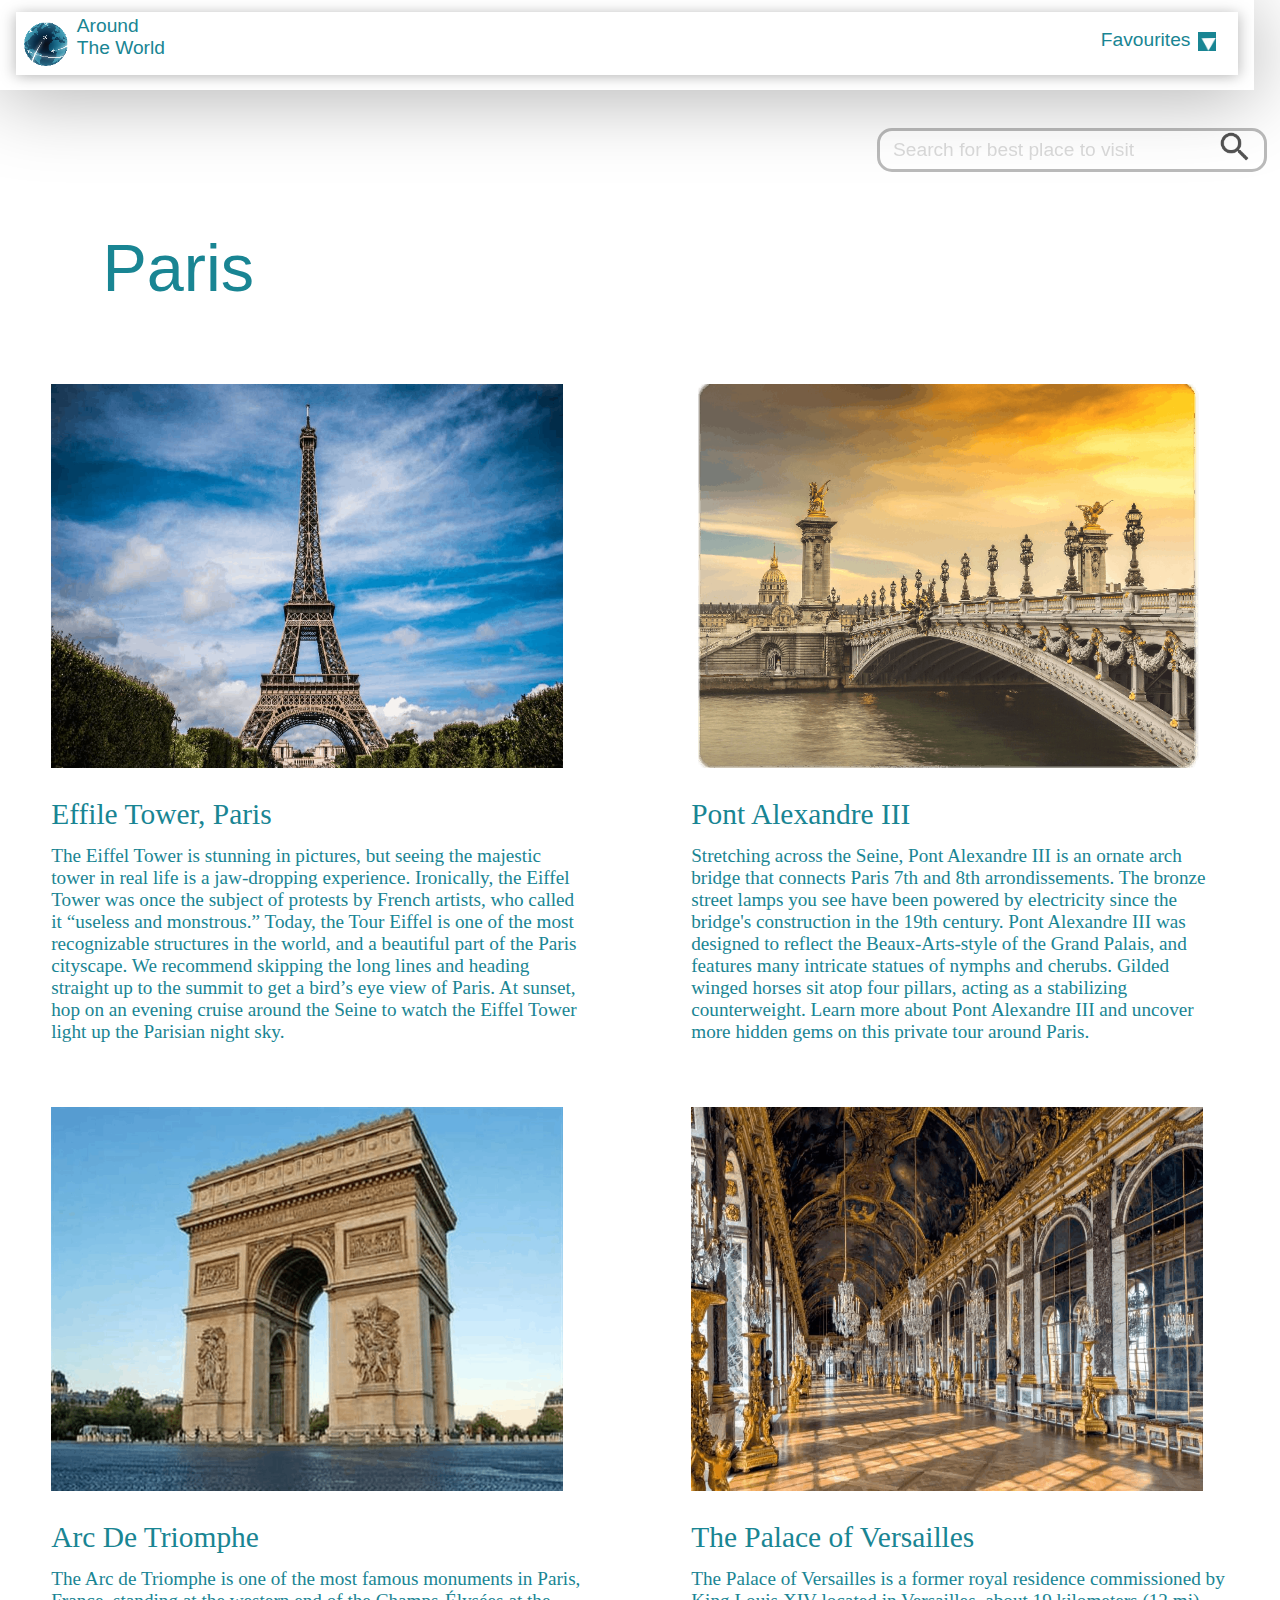
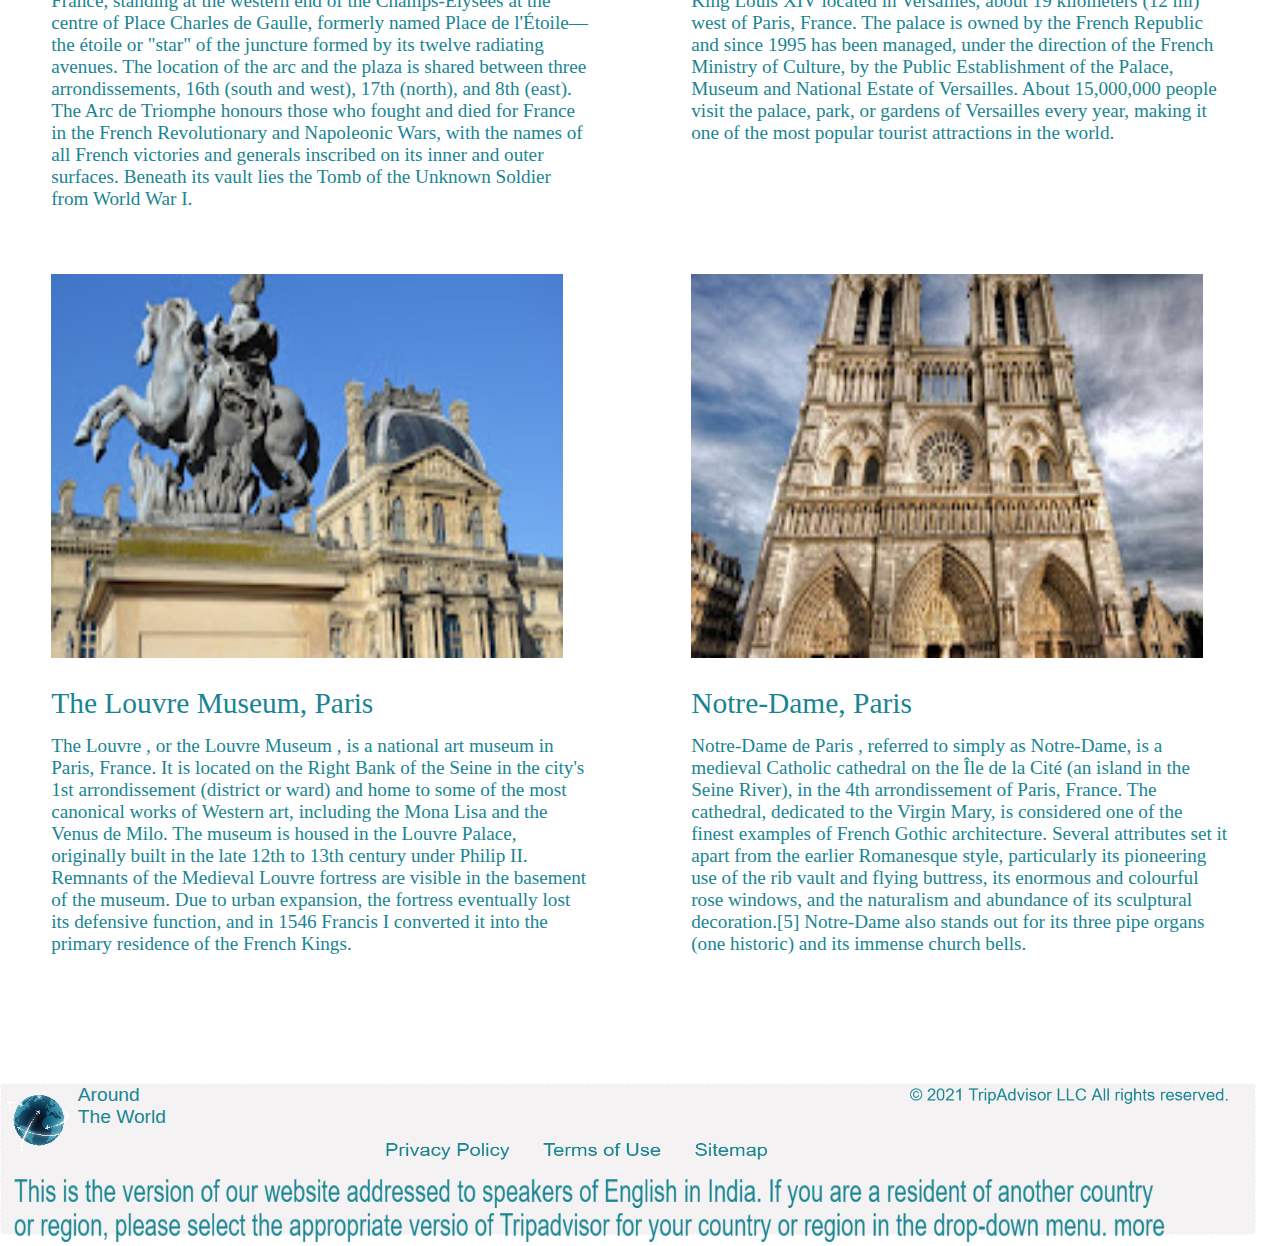
<file: Paris.html>
<!DOCTYPE html>
<html lang="en">
<head>
  <meta charset="UTF-8">
  <meta name="viewport" content="width=device-width, initial-scale=1.0">
  <title>Around The World</title>
  <link rel="stylesheet" href="Paris.css">
</head>
<body>
  <div class="header">
    <img class="rec" src="images/Rectangle 66.png" alt="">
    <div class="logo">
      <img class="around" src="./images/logo 987-01.png" alt="">
      <p class="para1">Around <br>The World</p>
    </div>
    <div class="favourites">
      <p class="para2">Favourites</p>
      <img class="drop" src="./images/tri.png" alt="">
    </div>
    <div class="searchbox">
      <input class="search" type="text" placeholder="Search for best place to visit">
      <img class="searchimg" src="./images/outline_search_black_48dp.png" alt="">
    </div>
  </div>

  <div class="Country">
    <p> Paris</p>
  </div>

  <div class="Act">
    <div class="row">
        <div class="card">
         <img src="images/eiffel-tower-975004_.png" alt="grid" />
          <h4>Effile Tower, Paris</h4>
         <p>The Eiffel Tower is stunning in pictures, but seeing the majestic tower in real life is a jaw-dropping experience. Ironically, the Eiffel Tower was once the subject of protests by French artists, who called it “useless and monstrous.” Today, the Tour Eiffel is one of the most recognizable structures in the world, and a beautiful part of the Paris cityscape. We recommend skipping the long lines and heading straight up to the summit to get a bird’s eye view of Paris. At sunset, hop on an evening cruise around the Seine to watch the Eiffel Tower light up the Parisian night sky.
         </p>
        </div>
         
        <div class="card">
         <img src="images/Mask Group 34.png" alt="grid" />
         <h4>Pont Alexandre III</h4>
         <p>Stretching across the Seine, Pont Alexandre III is an ornate arch bridge that connects Paris 7th and 8th arrondissements. The bronze street lamps you see have been powered by electricity since the bridge's construction in the 19th century. Pont Alexandre III was designed to reflect the Beaux-Arts-style of the Grand Palais, and features many intricate statues of nymphs and cherubs. Gilded winged horses sit atop four pillars, acting as a stabilizing counterweight. Learn more about Pont Alexandre III and uncover more hidden gems on this private tour around Paris.</p>
        </div>
       </div>

       <div class="row">
         <div class="card">
          <img src="images/Arc-de-Triomphe-Imag.png" alt="grid" />
          <h4>Arc De Triomphe</h4>
          <p>The Arc de Triomphe is one of the most famous monuments in Paris, France, standing at the western end of the Champs-Élysées at the centre of Place Charles de Gaulle, formerly named Place de l'Étoile—the étoile or "star" of the juncture formed by its twelve radiating avenues. The location of the arc and the plaza is shared between three arrondissements, 16th (south and west), 17th (north), and 8th (east). The Arc de Triomphe honours those who fought and died for France in the French Revolutionary and Napoleonic Wars, with the names of all French victories and generals inscribed on its inner and outer surfaces. Beneath its vault lies the Tomb of the Unknown Soldier from World War I.
          </p>
         </div>
          
         <div class="card">
          <img src="images/PARIS-in-100º-The-10.png" alt="grid" />
          <h4>The Palace of Versailles</h4>
          <p>The Palace of Versailles is a former royal residence commissioned by King Louis XIV located in Versailles, about 19 kilometers (12 mi) west of Paris, France.
            The palace is owned by the French Republic and since 1995 has been managed, under the direction of the French Ministry of Culture, by the Public Establishment of the Palace, Museum and National Estate of Versailles. About 15,000,000 people visit the palace, park, or gardens of Versailles every year, making it one of the most popular tourist attractions in the world.
          </p>
         </div>
        </div>
        
       <div class="row">
         <div class="card">
          <img src="images/download.jpg" alt="grid" />
          <h4>The Louvre Museum, Paris </h4>
          <p>The Louvre , or the Louvre Museum , is a national art museum in Paris, France. It is located on the Right Bank of the Seine in the city's 1st arrondissement (district or ward) and home to some of the most canonical works of Western art, including the Mona Lisa and the Venus de Milo. The museum is housed in the Louvre Palace, originally built in the late 12th to 13th century under Philip II. Remnants of the Medieval Louvre fortress are visible in the basement of the museum. Due to urban expansion, the fortress eventually lost its defensive function, and in 1546 Francis I converted it into the primary residence of the French Kings.
          </p>
         </div>
          
         <div class="card">
          <img src="images/download (1).jpg" alt="grid" />
          <h4>Notre-Dame, Paris</h4>
          <p>Notre-Dame de Paris , referred to simply as Notre-Dame, is a medieval Catholic cathedral on the Île de la Cité (an island in the Seine River), in the 4th arrondissement of Paris, France. The cathedral, dedicated to the Virgin Mary, is considered one of the finest examples of French Gothic architecture. Several attributes set it apart from the earlier Romanesque style, particularly its pioneering use of the rib vault and flying buttress, its enormous and colourful rose windows, and the naturalism and abundance of its sculptural decoration.[5] Notre-Dame also stands out for its three pipe organs (one historic) and its immense church bells.</p>
         </div>
        </div>
  </div>
  <div class="footer">
    <div class="array">
      <div>
        <img  class=" trip" src="images/© 2021 TripAdvisor L.png" alt="">
      </div>
      <div class="combine">
        <img class="logo1" src="images\logo 987-01.png" alt="Logo"></img>
        <p class="para5">Around <br>The World</p>
      </div>
    </div>
  <div>
    <img class="terms" src="images/Privacy Policy      .png" alt="">
  </div>
  <div>
    <img class="ver" src="images/This is the version .png" alt="">
  </div>
  </div>
  
</body>
</html>
</file>
<file: Egypt.css>
*{
  margin: 0;
  padding: 0;
  font-family: 'Trebuchet MS', 'Lucida Sans Unicode', 'Lucida Grande', 'Lucida Sans', Arial, sans-serif;
}

.logo img{
  position: absolute;
  top: 1vw;
  left: 1vw;
  width: 5vw;
}

.para1{
  position: absolute;
  top: 1.2vw;
  left:6vw;
  font-size: 1.5vw;
  color: #198593;
}

.rec{
  position: absolute;
  width: 98vw;
  height: 7vw;
  border-color: #000000;
  border-width: 0.1vw;
  border-style: none;
  filter: drop-shadow(0vw 0.7vw 3vw rgba(0,0,0,0.3 ));
  background: #ffffff;
  opacity: 1;
}

.para2{
  position: absolute;
  top: 2.3vw;
  right: 7vw;
  font-size: 1.5vw;
  color:#198593;
}

.drop{
  position: absolute;
  top: 2.5vw;
  right: 5vw;
  width: 1.4vw;
  background-color: #198593;
}
.searchbox{
  position: absolute;
  top: 10vw;
  right:1vw;
  opacity: 0.67;
}
.search{
  width: 30vw;
  border-radius: 15px;
  border: solid;
  height: 3vw;
  font-size: 1.5vw;
  opacity: 0.4;
}
.searchbox input::placeholder{
  padding-left: 1vw;
}
.searchimg{
  position: absolute;
  right: 1vw;
  width: 3vw;
}

.Country{
  position: absolute;
  top: 15vw;
  left: 8vw;
  width: 82vw;
  height: 25vw;
  font-size: 5.2vw;
  font-weight: normal;
  font-style: normal;
  text-align: left;
  color: #198593;
  opacity: 1;
  margin-top: 3vw;
 }

.Act{
  position: relative;
  top: 25vw;
  }

.row{
  display: flex;
  justify-content: space-around;
  margin-top: 5vw;
  }

.row card{
align-items: center;
flex-direction: column;
gap: 0.01rem;
background-color: var(--extra-light);
text-align: center;
}

.row img{
 width: 40vw;
 height: 30vw;
opacity: 1;
align-items: flex-start;
}

.row h4{
 width: 35vw;
 height: 2.7vw;
 font-family: "Spartan";
 font-size: 2.3vw;
 font-weight: 500;
 font-style: normal;
 text-align: left;
 color: #198593;
 margin-top: 2vw;
 margin-bottom: 1vw;
}

.row p{
  width: 42vw;
  font-family: "Helvetica Neue";
  font-size: 1.5vw;
  font-weight: 300;
  font-style: normal;
  text-align: left;
  color: #198593;
}

.footer{
  position: relative;
  top: 35vw;
  width: 98vw;
  height: 11.7vw;
  border-color:white;
  border-width: 1px;
  border-style: dashed;
  background-color: #F4F2F2;
  opacity: 1;
}

.logo1{
  position:absolute;
  width: 5.8vw;
  left: 1 vw;
  opacity: 1;
}


.para5{
  position: absolute;
  width: 9.5vw;
  left:6vw;
  font-size: 1.5vw;
  color:#198593
}

.terms{
  position: absolute;
  width: 30vw;
  height: 3.5vw;
  font-size: 1.5vw;
  font-weight: 100;
  font-style: normal;
  text-align: left;
  color: #198593;
  top: 4.2vw;
  left:30vw;
  opacity: 1;
}


.trip{
  position: absolute;
  width: 25vw;
  font-weight: 100;
  font-style: normal;
  text-align: left;
  color: #198593;
   right: 2vw;
  opacity: 1;
}

.ver{
  position: absolute;
  width: 90vw;
  height: 40px;
  font-size: 1.1vw;
  font-weight: 82vw;
  font-style: normal;
  text-align: left;
  color: #198593;
  top: 7.8vw;
  left: 1vw;
  opacity: 1;
}
@media (min-width: 1240px) {
.header {
  display: flex;
}

.footer{
  display: flex;
}


}
</file>
<file: Fav.css>
*{
    margin: 0;
    padding: 0;
    font-family: 'Trebuchet MS', 'Lucida Sans Unicode', 'Lucida Grande', 'Lucida Sans', Arial, sans-serif;
  }
  
  .logo img{
    position: absolute;
    top: 1vw;
    left: 1vw;
    width: 5vw;
  }
  
  .para1{
    position: absolute;
    top: 1.2vw;
    left:6vw;
    font-size: 1.5vw;
    color: #198593;
  }
  
  .rec{
    position: absolute;
    width: 98vw;
    height: 7vw;
    border-color: #000000;
    border-width: 0.1vw;
    border-style: none;
    filter: drop-shadow(0vw 0.7vw 3vw rgba(0,0,0,0.3 ));
    background: #ffffff;
    opacity: 1;
  }
  
  .para2{
    position: absolute;
    top: 2.3vw;
    right: 7vw;
    font-size: 1.5vw;
    color:#198593;
  }
  
  .drop{
    position: absolute;
    top: 2.5vw;
    right: 5vw;
    width: 1.4vw;
    background-color: #198593;
  }
  .searchbox{
    position: absolute;
    top: 10vw;
    right:1vw;
    opacity: 0.67;
  }
  .search{
    width: 30vw;
    border-radius: 15px;
    border: solid;
    height: 3vw;
    font-size: 1.5vw;
    opacity: 0.4;
  }
  .searchbox input::placeholder{
    padding-left: 1vw;
  }
  .searchimg{
    position: absolute;
    right: 1vw;
    width: 3vw;
  }
  
  .Country{
    position: absolute;
    top: 15vw;
    left: 8vw;
    width: 82vw;
    height: 25vw;
    font-size: 5.2vw;
    font-weight: normal;
    font-style: normal;
    text-align: left;
    color: #198593;
    opacity: 1;
    margin-top: 3vw;
   }
  
  .Act{
    position: relative;
    top: 25vw;
    }
  
  .row{
    display: flex;
    justify-content: space-around;
    margin-top: 5vw;
    }
  
  .row card{
  align-items: center;
  flex-direction: column;
  gap: 0.01rem;
  background-color: var(--extra-light);
  text-align: center;
  }
  
  .row img{
   width: 40vw;
   height: 30vw;
  opacity: 1;
  align-items: flex-start;
  }
  
  .row h4{
   width: 35vw;
   height: 2.7vw;
   font-family: "Spartan";
   font-size: 2.3vw;
   font-weight: 500;
   font-style: normal;
   text-align: left;
   color: #198593;
   margin-top: 2vw;
   margin-bottom: 1vw;
  }
  
  .row p{
    width: 42vw;
    font-family: "Helvetica Neue";
    font-size: 1.5vw;
    font-weight: 300;
    font-style: normal;
    text-align: left;
    color: #198593;
  }
  
  .footer{
    position: relative;
    top: 35vw;
    width: 98vw;
    height: 11.7vw;
    border-color:white;
    border-width: 1px;
    border-style: dashed;
    background-color: #F4F2F2;
    opacity: 1;
  }
  
.logo1{
  position:absolute;
  width: 5.8vw;
  left: 1 vw;
  opacity: 1;
}


.para5{
  position: absolute;
  width: 9.5vw;
  left:6vw;
  font-size: 1.5vw;
  color:#198593
}

.terms{
  position: absolute;
  width: 30vw;
  height: 3.5vw;
  font-size: 1.5vw;
  font-weight: 100;
  font-style: normal;
  text-align: left;
  color: #198593;
  top: 4.2vw;
  left:30vw;
  opacity: 1;
}


.trip{
  position: absolute;
  width: 25vw;
  font-weight: 100;
  font-style: normal;
  text-align: left;
  color: #198593;
   right: 2vw;
  opacity: 1;
}

.ver{
  position: absolute;
  width: 90vw;
  height: 75px;
  font-size: 1.1vw;
  font-weight: 82vw;
  font-style: normal;
  text-align: left;
  color: #198593;
  top: 6.8vw;
  left: 1vw;
  opacity: 1;
}
@media (min-width: 1240px) {
.header {
  display: flex;
}

.footer{
  display: flex;
}


}
</file>
<file: India.css>
*{
    margin: 0;
    padding: 0;
    font-family: 'Trebuchet MS', 'Lucida Sans Unicode', 'Lucida Grande', 'Lucida Sans', Arial, sans-serif;
  }
  
  .logo img{
    position: absolute;
    top: 1vw;
    left: 1vw;
    width: 5vw;
  }
  
  .para1{
    position: absolute;
    top: 1.2vw;
    left:6vw;
    font-size: 1.5vw;
    color: #198593;
  }
  
  .rec{
    position: absolute;
    width: 98vw;
    height: 7vw;
    border-color: #000000;
    border-width: 0.1vw;
    border-style: none;
    filter: drop-shadow(0vw 0.7vw 3vw rgba(0,0,0,0.3 ));
    background: #ffffff;
    opacity: 1;
  }
  
  .para2{
    position: absolute;
    top: 2.3vw;
    right: 7vw;
    font-size: 1.5vw;
    color:#198593;
  }
  
  .drop{
    position: absolute;
    top: 2.5vw;
    right: 5vw;
    width: 1.4vw;
    background-color: #198593;
  }
  .searchbox{
    position: absolute;
    top: 10vw;
    right:1vw;
    opacity: 0.67;
  }
  .search{
    width: 30vw;
    border-radius: 15px;
    border: solid;
    height: 3vw;
    font-size: 1.5vw;
    opacity: 0.4;
  }
  .searchbox input::placeholder{
    padding-left: 1vw;
  }
  .searchimg{
    position: absolute;
    right: 1vw;
    width: 3vw;
  }
  
  .Country{
    position: absolute;
    top: 15vw;
    left: 8vw;
    width: 82vw;
    height: 25vw;
    font-size: 5.2vw;
    font-weight: normal;
    font-style: normal;
    text-align: left;
    color: #198593;
    opacity: 1;
    margin-top: 3vw;
   }
  
  .Act{
    position: relative;
    top: 25vw;
    }
  
  .row{
    display: flex;
    justify-content: space-around;
    margin-top: 5vw;
    }
  
  .row card{
  align-items: center;
  flex-direction: column;
  gap: 0.01rem;
  background-color: var(--extra-light);
  text-align: center;
  }
  
  .row img{
   width: 40vw;
   height: 30vw;
  opacity: 1;
  align-items: flex-start;
  }
  
  .row h4{
   width: 35vw;
   height: 2.7vw;
   font-family: "Spartan";
   font-size: 2.3vw;
   font-weight: 500;
   font-style: normal;
   text-align: left;
   color: #198593;
   margin-top: 2vw;
   margin-bottom: 1vw;
  }
  
  .row p{
    width: 42vw;
    font-family: "Helvetica Neue";
    font-size: 1.5vw;
    font-weight: 300;
    font-style: normal;
    text-align: left;
    color: #198593;
  }
  
  .footer{
    position: relative;
    top: 35vw;
    width: 98vw;
    height: 11.7vw;
    border-color:white;
    border-width: 1px;
    border-style: dashed;
    background-color: #F4F2F2;
    opacity: 1;
  }
  
.logo1{
  position:absolute;
  width: 5.8vw;
  left: 1 vw;
  opacity: 1;
}


.para5{
  position: absolute;
  width: 9.5vw;
  left:6vw;
  font-size: 1.5vw;
  color:#198593
}

.terms{
  position: absolute;
  width: 30vw;
  height: 3.5vw;
  font-size: 1.5vw;
  font-weight: 100;
  font-style: normal;
  text-align: left;
  color: #198593;
  top: 4.2vw;
  left:30vw;
  opacity: 1;
}


.trip{
  position: absolute;
  width: 25vw;
  font-weight: 100;
  font-style: normal;
  text-align: left;
  color: #198593;
   right: 2vw;
  opacity: 1;
}

.ver{
  position: absolute;
  width: 90vw;
  height: 75px;
  font-size: 1.1vw;
  font-weight: 82vw;
  font-style: normal;
  text-align: left;
  color: #198593;
  top: 6.8vw;
  left: 1vw;
  opacity: 1;
}
@media (min-width: 1240px) {
.header {
  display: flex;
}

.footer{
  display: flex;
}


}
</file>
<file: Italy.css>
*{
    margin: 0;
    padding: 0;
    font-family: 'Trebuchet MS', 'Lucida Sans Unicode', 'Lucida Grande', 'Lucida Sans', Arial, sans-serif;
  }
  
  .logo img{
    position: absolute;
    top: 1vw;
    left: 1vw;
    width: 5vw;
  }
  
  .para1{
    position: absolute;
    top: 1.2vw;
    left:6vw;
    font-size: 1.5vw;
    color: #198593;
  }
  
  .rec{
    position: absolute;
    width: 98vw;
    height: 7vw;
    border-color: #000000;
    border-width: 0.1vw;
    border-style: none;
    filter: drop-shadow(0vw 0.7vw 3vw rgba(0,0,0,0.3 ));
    background: #ffffff;
    opacity: 1;
  }
  
  .para2{
    position: absolute;
    top: 2.3vw;
    right: 7vw;
    font-size: 1.5vw;
    color:#198593;
  }
  
  .drop{
    position: absolute;
    top: 2.5vw;
    right: 5vw;
    width: 1.4vw;
    background-color: #198593;
  }
  .searchbox{
    position: absolute;
    top: 10vw;
    right:1vw;
    opacity: 0.67;
  }
  .search{
    width: 30vw;
    border-radius: 15px;
    border: solid;
    height: 3vw;
    font-size: 1.5vw;
    opacity: 0.4;
  }
  .searchbox input::placeholder{
    padding-left: 1vw;
  }
  .searchimg{
    position: absolute;
    right: 1vw;
    width: 3vw;
  }
  
  .Country{
    position: absolute;
    top: 15vw;
    left: 8vw;
    width: 82vw;
    height: 25vw;
    font-size: 5.2vw;
    font-weight: normal;
    font-style: normal;
    text-align: left;
    color: #198593;
    opacity: 1;
    margin-top: 3vw;
   }
  
  .Act{
    position: relative;
    top: 25vw;
    }
  
  .row{
    display: flex;
    justify-content: space-around;
    margin-top: 5vw;
    }
  
  .row card{
  align-items: center;
  flex-direction: column;
  gap: 0.01rem;
  background-color: var(--extra-light);
  text-align: center;
  }
  
  .row img{
   width: 40vw;
   height: 30vw;
  opacity: 1;
  align-items: flex-start;
  }
  
  .row h4{
   width: 35vw;
   height: 2.7vw;
   font-family: "Spartan";
   font-size: 2.3vw;
   font-weight: 500;
   font-style: normal;
   text-align: left;
   color: #198593;
   margin-top: 2vw;
   margin-bottom: 1vw;
  }
  
  .row p{
    width: 42vw;
    font-family: "Helvetica Neue";
    font-size: 1.5vw;
    font-weight: 300;
    font-style: normal;
    text-align: left;
    color: #198593;
  }
  
  .footer{
    position: relative;
    top: 35vw;
    width: 98vw;
    height: 11.7vw;
    border-color:white;
    border-width: 1px;
    border-style: dashed;
    background-color: #F4F2F2;
    opacity: 1;
  }
  
.logo1{
  position:absolute;
  width: 5.8vw;
  left: 1 vw;
  opacity: 1;
}


.para5{
  position: absolute;
  width: 9.5vw;
  left:6vw;
  font-size: 1.5vw;
  color:#198593
}

.terms{
  position: absolute;
  width: 30vw;
  height: 3.5vw;
  font-size: 1.5vw;
  font-weight: 100;
  font-style: normal;
  text-align: left;
  color: #198593;
  top: 4.2vw;
  left:30vw;
  opacity: 1;
}


.trip{
  position: absolute;
  width: 25vw;
  font-weight: 100;
  font-style: normal;
  text-align: left;
  color: #198593;
   right: 2vw;
  opacity: 1;
}

.ver{
  position: absolute;
  width: 90vw;
  height: 75px;
  font-size: 1.1vw;
  font-weight: 82vw;
  font-style: normal;
  text-align: left;
  color: #198593;
  top: 6.8vw;
  left: 1vw;
  opacity: 1;
}
@media (min-width: 1240px) {
.header {
  display: flex;
}

.footer{
  display: flex;
}


}
</file>
<file: new.css>
*{
    margin: 0;
    padding: 0;
    font-family: 'Trebuchet MS', 'Lucida Sans Unicode', 'Lucida Grande', 'Lucida Sans', Arial, sans-serif;
}

.bg{
    width: 100%;
}
.logo img{
    position: absolute;
    top: 1vw;
    left: 1vw;
    width: 5vw;
}
.para1{
    position: absolute;
    top: 1.2vw;
    left:6vw;
    font-size: 1.9vw;
    color: white;
}
.para2{
    position: absolute;
    top: 1vw;
    right: 5vw;
    font-size: 1.5vw;
    color: white;
}

.drop{
    position: absolute;
    top: 1.2vw;
    right: 3vw;
    width: 1.3vw;
}
.searchbox{
    position: absolute;
    top: 4vw;
    right:1vw;
}
.search{
    width: 30vw;
    border-radius: 15px;
    border: none;
    height: 3vw;
    font-size: 1.5vw;
    opacity: 0.4;
}
.searchbox input::placeholder{
    padding-left: 1vw;
}
.searchimg{
    position: absolute;
    right: 1vw;
    width: 3vw;
}

.popular{
    margin-top: 3vw;
    margin-bottom: 3vw;
  }

.popular p{
    font-size: 5vw;
    text-align: center;
    color: #198593;
  }

  .travel{
    display: flex;
    justify-content: space-around;
    width: 100%;
  }
  .places{
    position: relative;
    width: 15vw;
    height: 20vw;
    background-color: #CCE3EB;
    border-radius: 15px;
    transition: all .2s ease-in-out;
  }
  .places:hover{
    transform: scale(1.3);
  }
  .places img{
    position: relative;
    width:13vw;
    left: 1vw;
    top: 3vw;
  }

  .places p{
    text-align: center;
    position: relative;
    top:3vw;
    font-size: 2vw;
    color: #198593;
  }

  .row{
    display: flex;
    justify-content: space-around;
    margin-top: 13vw;
    }

  .row card{
  align-items: center;
  flex-direction: column;
  gap: 0.01rem;
  background-color: var(--extra-light);
  text-align: center;
  }

  .row img{
   width: 43vw;
   height: 30vw;
  opacity: 1;
  align-items: flex-start;
  }

  .row h4{
   width: 35vw;
   height: 2.7vw;
   font-family: "Spartan";
   font-size: 2.3vw;
   font-weight: 500;
   font-style: normal;
   text-align: left;
   color: #198593;
   margin-top: 2vw;
   margin-bottom: 1vw;
  }

  .row p{
    width: 42vw;
    font-family: "Helvetica Neue";
    font-size: 1.5vw;
    font-weight: 300;
    font-style: normal;
    text-align: left;
    color: #198593;
  }

  
.footer{
  position: relative;
  width: 98vw;
  height: 11.7vw;
  border-color:white;
  border-width: 1px;
  border-style: dashed;
  background-color: #F4F2F2;
  opacity: 1;
  margin-top: 5vw;
}
  
.logo1{
  position:absolute;
  width: 5.8vw;
  left: 1 vw;
  opacity: 1;
}


.para5{
  position: absolute;
  width: 9.5vw;
  left:6vw;
  font-size: 1.5vw;
  color:#198593
}

.terms{
  position: absolute;
  width: 30vw;
  height: 3.5vw;
  font-size: 1.5vw;
  font-weight: 100;
  font-style: normal;
  text-align: left;
  color: #198593;
  top: 4.2vw;
  left:30vw;
  opacity: 1;
}


.trip{
  position: absolute;
  width: 25vw;
  font-weight: 100;
  font-style: normal;
  text-align: left;
  color: #198593;
   right: 2vw;
  opacity: 1;
}

.ver{
  position: absolute;
  width: 90vw;
  height: 75px;
  font-size: 1.1vw;
  font-weight: 82vw;
  font-style: normal;
  text-align: left;
  color: #198593;
  top: 6.8vw;
  left: 1vw;
  opacity: 1;
}
@media (min-width: 1240px) {
.header {
  display: flex;
}

.footer{
  display: flex;
}
}
</file>
<file: Paris.css>
*{
    margin: 0;
    padding: 0;
    font-family: 'Trebuchet MS', 'Lucida Sans Unicode', 'Lucida Grande', 'Lucida Sans', Arial, sans-serif;
  }
  
  .logo img{
    position: absolute;
    top: 1vw;
    left: 1vw;
    width: 5vw;
  }
  
  .para1{
    position: absolute;
    top: 1.2vw;
    left:6vw;
    font-size: 1.5vw;
    color: #198593;
  }
  
  .rec{
    position: absolute;
    width: 98vw;
    height: 7vw;
    border-color: #000000;
    border-width: 0.1vw;
    border-style: none;
    filter: drop-shadow(0vw 0.7vw 3vw rgba(0,0,0,0.3 ));
    background: #ffffff;
    opacity: 1;
  }
  
  .para2{
    position: absolute;
    top: 2.3vw;
    right: 7vw;
    font-size: 1.5vw;
    color:#198593;
  }
  
  .drop{
    position: absolute;
    top: 2.5vw;
    right: 5vw;
    width: 1.4vw;
    background-color: #198593;
  }
  .searchbox{
    position: absolute;
    top: 10vw;
    right:1vw;
    opacity: 0.67;
  }
  .search{
    width: 30vw;
    border-radius: 15px;
    border: solid;
    height: 3vw;
    font-size: 1.5vw;
    opacity: 0.4;
  }
  .searchbox input::placeholder{
    padding-left: 1vw;
  }
  .searchimg{
    position: absolute;
    right: 1vw;
    width: 3vw;
  }
  
  .Country{
    position: absolute;
    top: 15vw;
    left: 8vw;
    width: 82vw;
    height: 25vw;
    font-size: 5.2vw;
    font-weight: normal;
    font-style: normal;
    text-align: left;
    color: #198593;
    opacity: 1;
    margin-top: 3vw;
   }
  
  .Act{
    position: relative;
    top: 25vw;
    }
  
  .row{
    display: flex;
    justify-content: space-around;
    margin-top: 5vw;
    }
  
  .row card{
  align-items: center;
  flex-direction: column;
  gap: 0.01rem;
  background-color: var(--extra-light);
  text-align: center;
  }
  
  .row img{
   width: 40vw;
   height: 30vw;
  opacity: 1;
  align-items: flex-start;
  }
  
  .row h4{
   width: 35vw;
   height: 2.7vw;
   font-family: "Spartan";
   font-size: 2.3vw;
   font-weight: 500;
   font-style: normal;
   text-align: left;
   color: #198593;
   margin-top: 2vw;
   margin-bottom: 1vw;
  }
  
  .row p{
    width: 42vw;
    font-family: "Helvetica Neue";
    font-size: 1.5vw;
    font-weight: 300;
    font-style: normal;
    text-align: left;
    color: #198593;
  }
  
  .footer{
    position: relative;
    top: 35vw;
    width: 98vw;
    height: 11.7vw;
    border-color:white;
    border-width: 1px;
    border-style: dashed;
    background-color: #F4F2F2;
    opacity: 1;
  }
  
.logo1{
  position:absolute;
  width: 5.8vw;
  left: 1 vw;
  opacity: 1;
}


.para5{
  position: absolute;
  width: 9.5vw;
  left:6vw;
  font-size: 1.5vw;
  color:#198593
}

.terms{
  position: absolute;
  width: 30vw;
  height: 3.5vw;
  font-size: 1.5vw;
  font-weight: 100;
  font-style: normal;
  text-align: left;
  color: #198593;
  top: 4.2vw;
  left:30vw;
  opacity: 1;
}


.trip{
  position: absolute;
  width: 25vw;
  font-weight: 100;
  font-style: normal;
  text-align: left;
  color: #198593;
   right: 2vw;
  opacity: 1;
}

.ver{
  position: absolute;
  width: 90vw;
  height: 75px;
  font-size: 1.1vw;
  font-weight: 82vw;
  font-style: normal;
  text-align: left;
  color: #198593;
  top: 6.8vw;
  left: 1vw;
  opacity: 1;
}
@media (min-width: 1240px) {
.header {
  display: flex;
}

.footer{
  display: flex;
}


}
</file>
